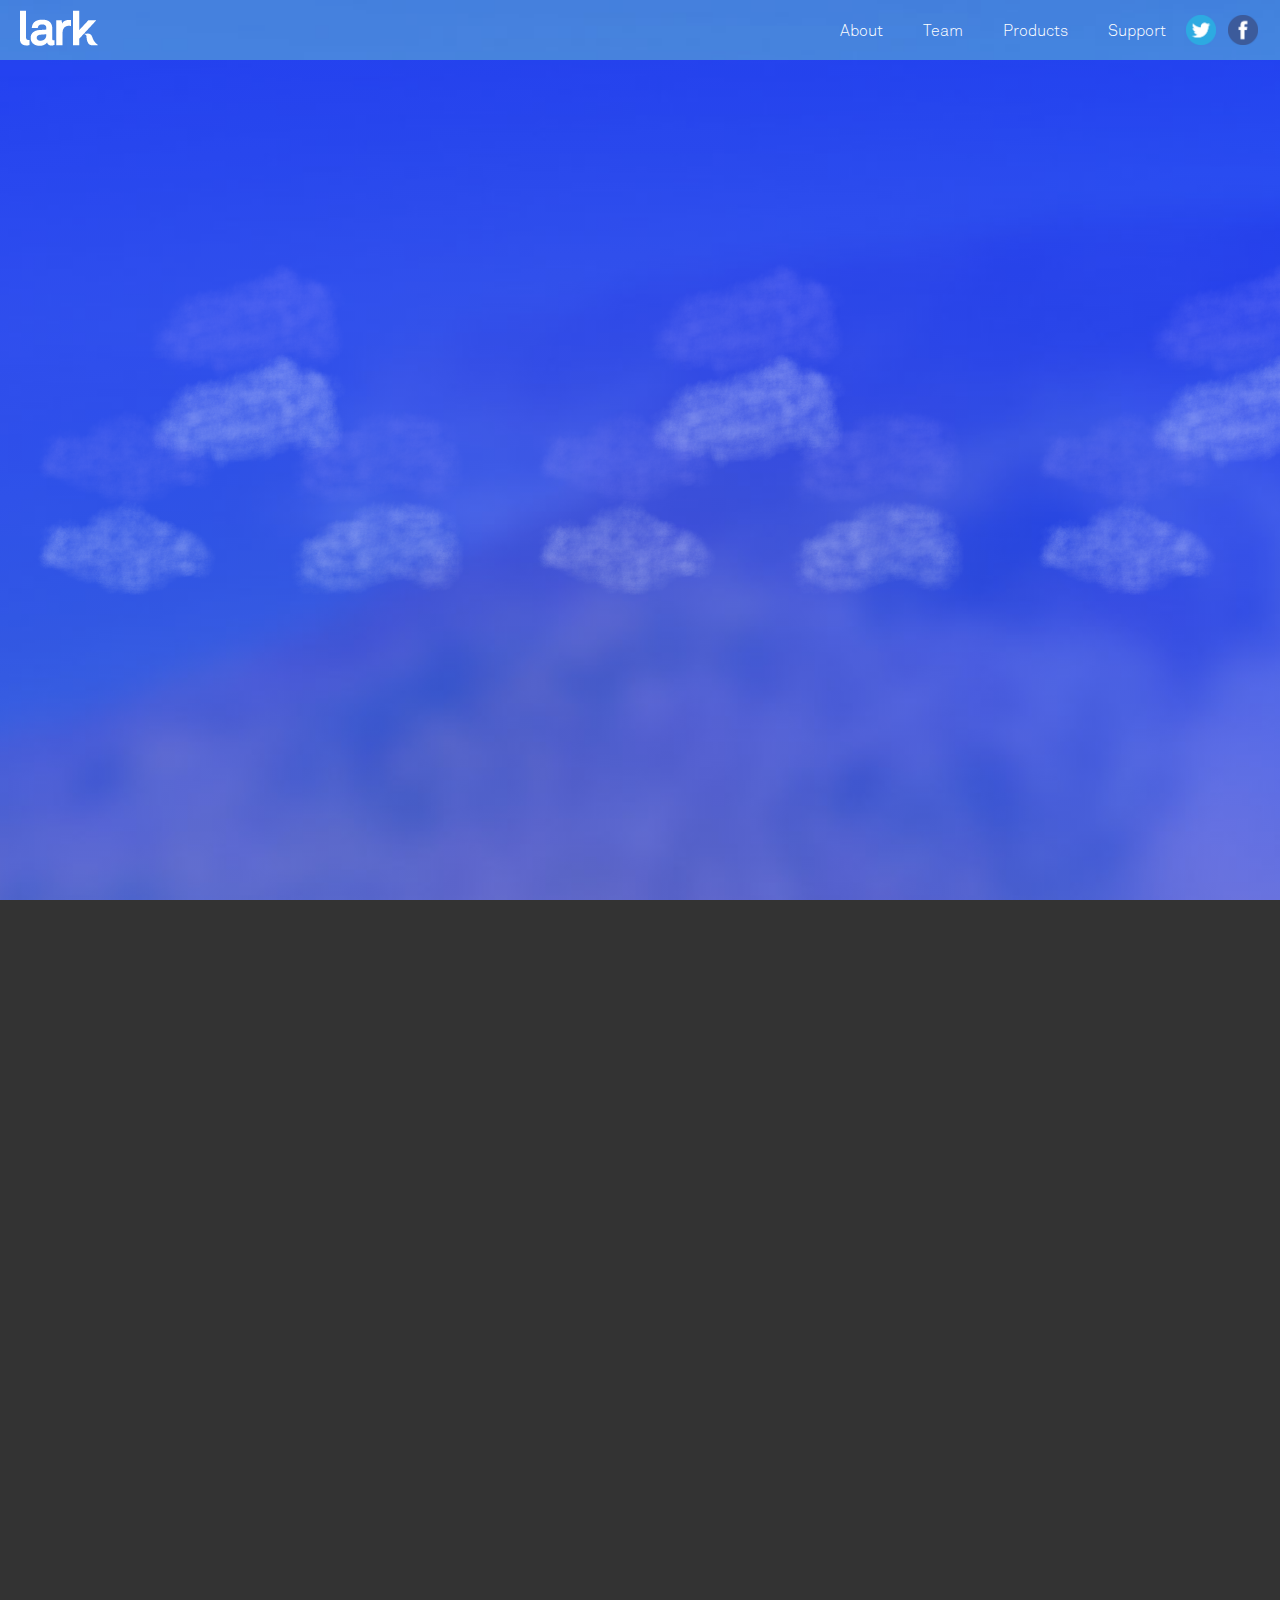
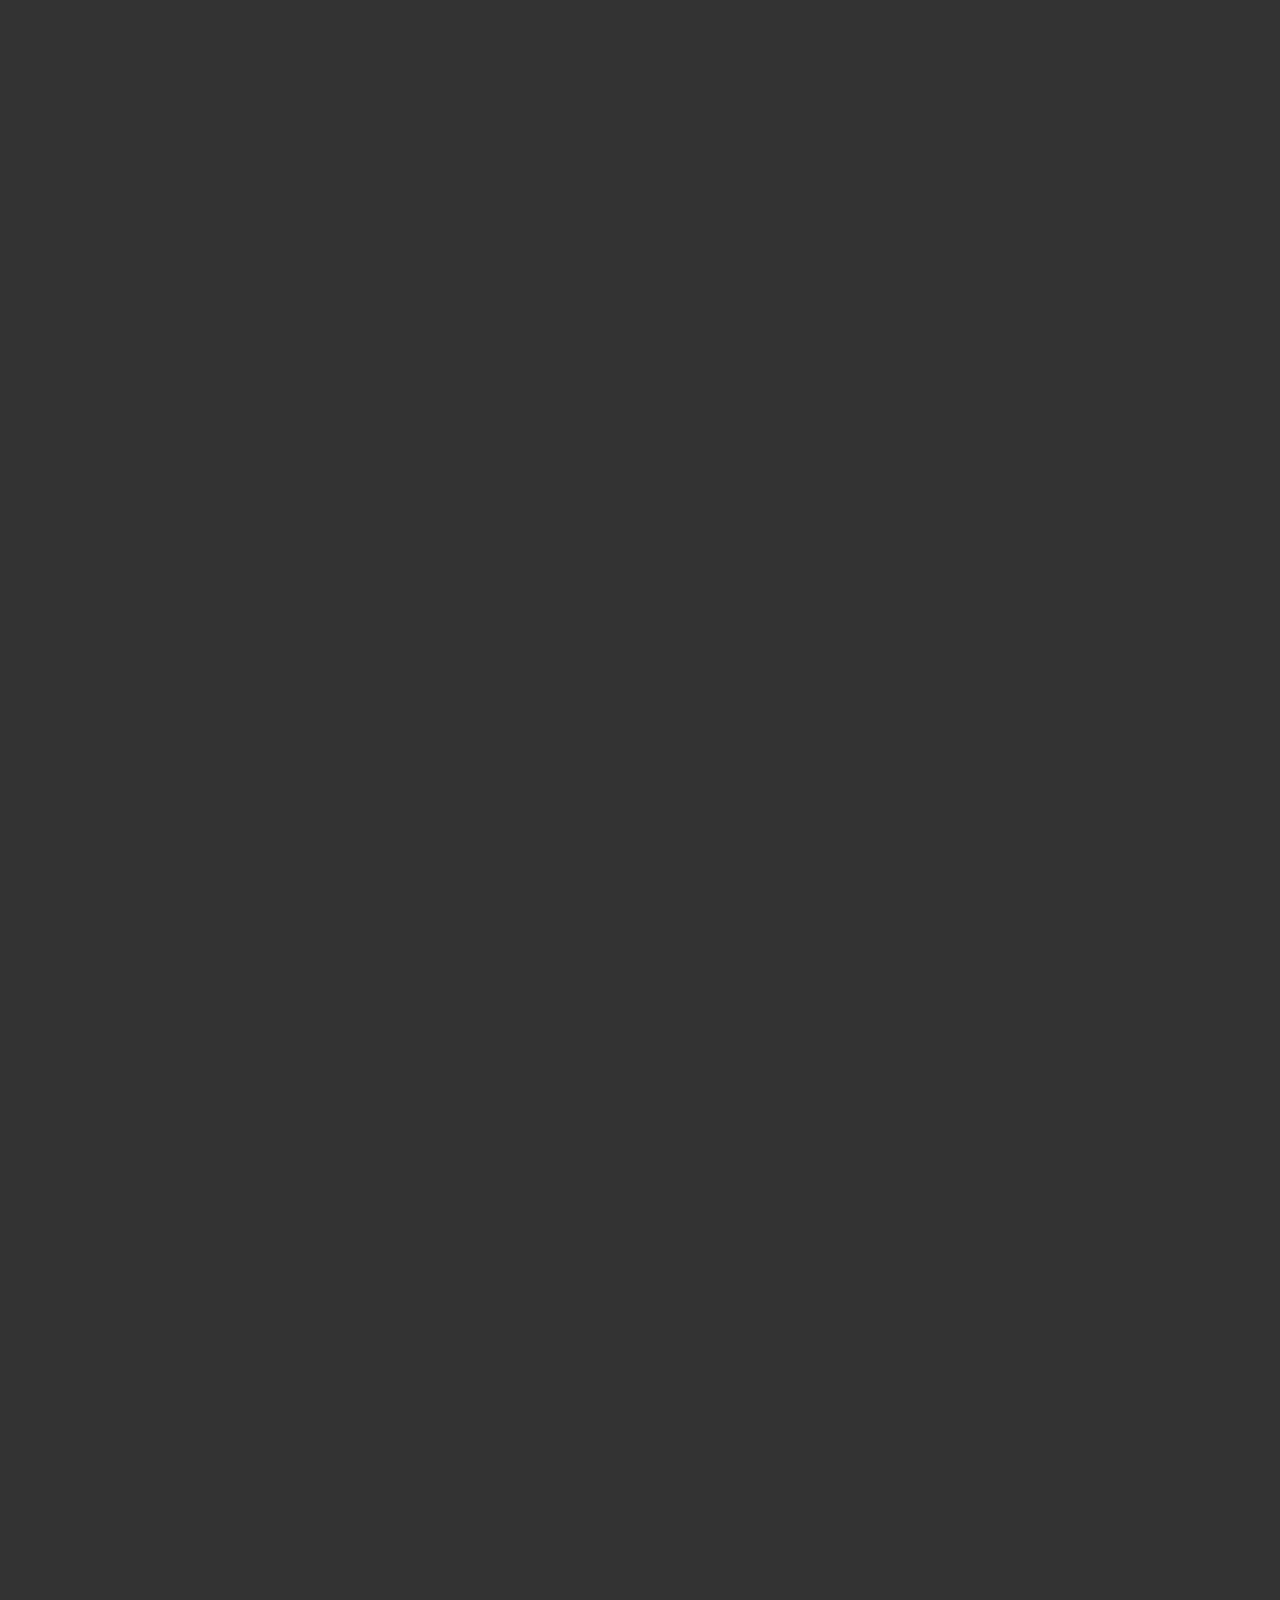
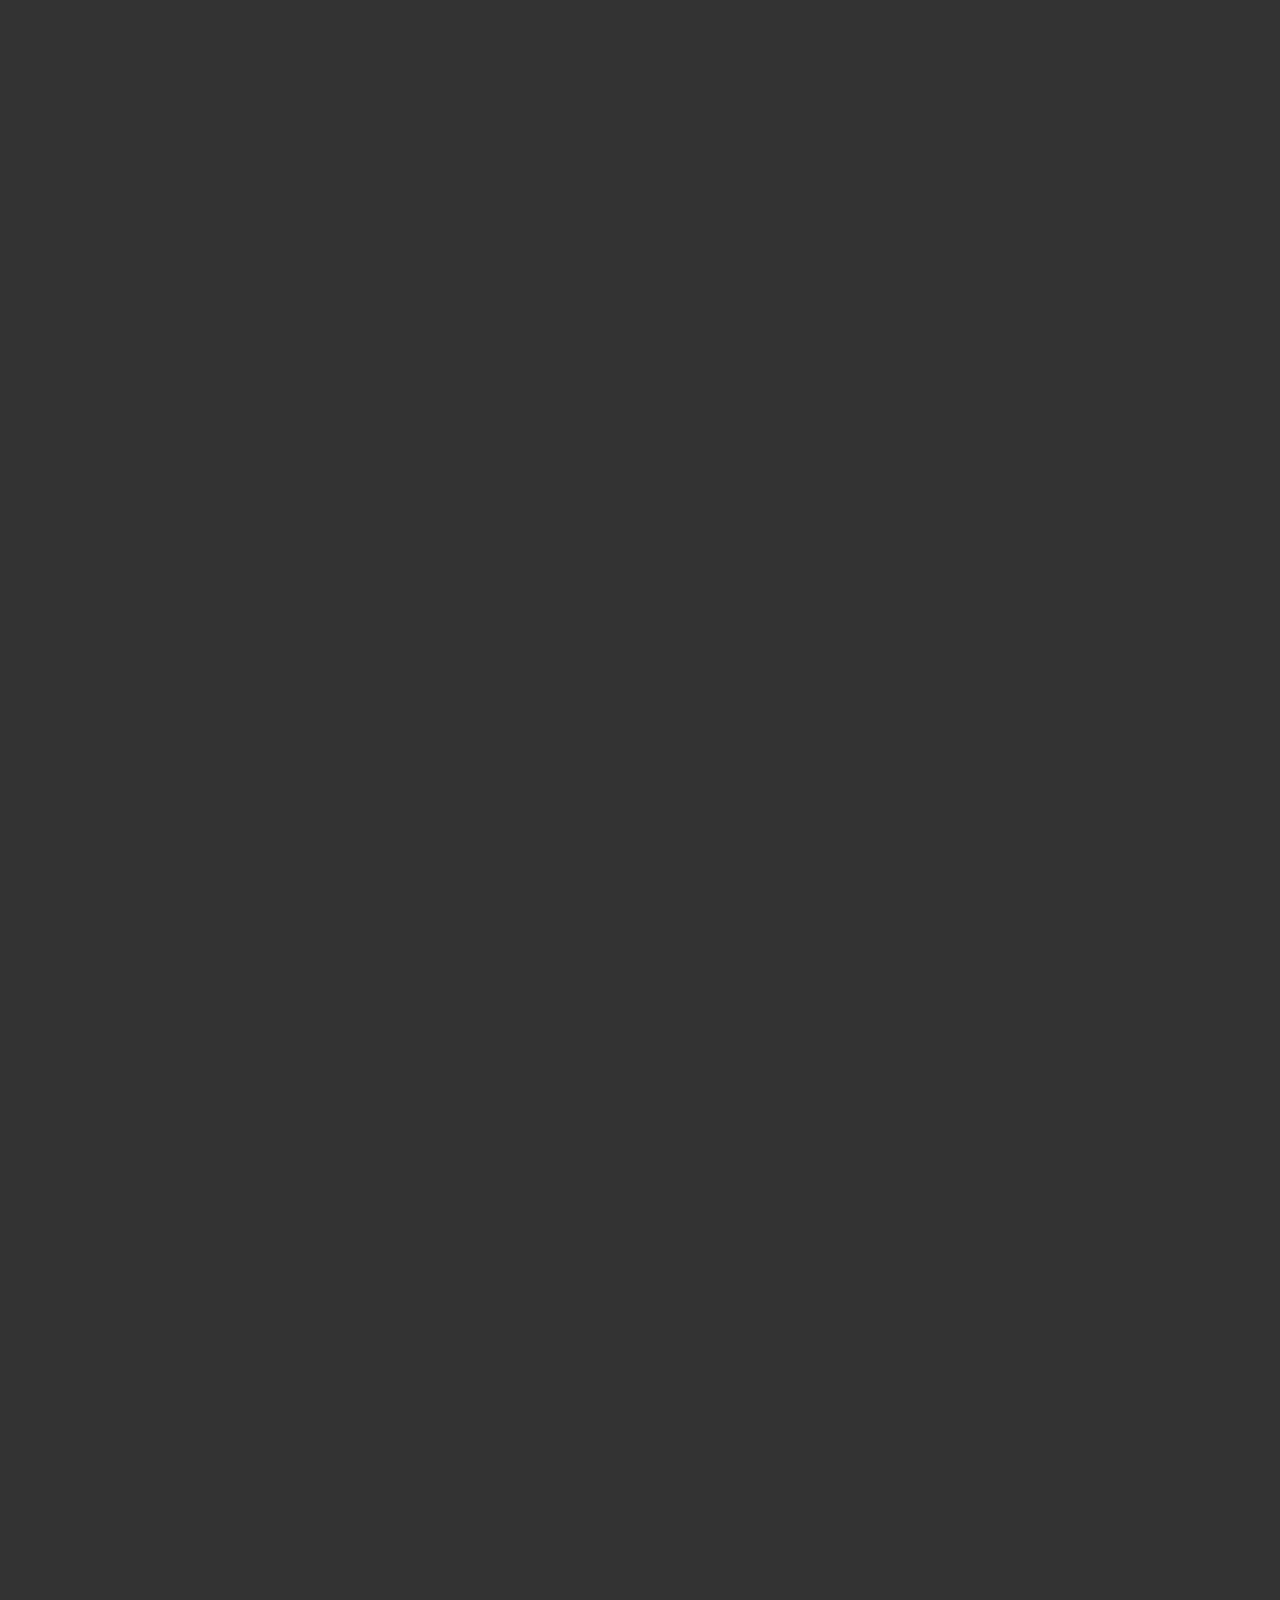
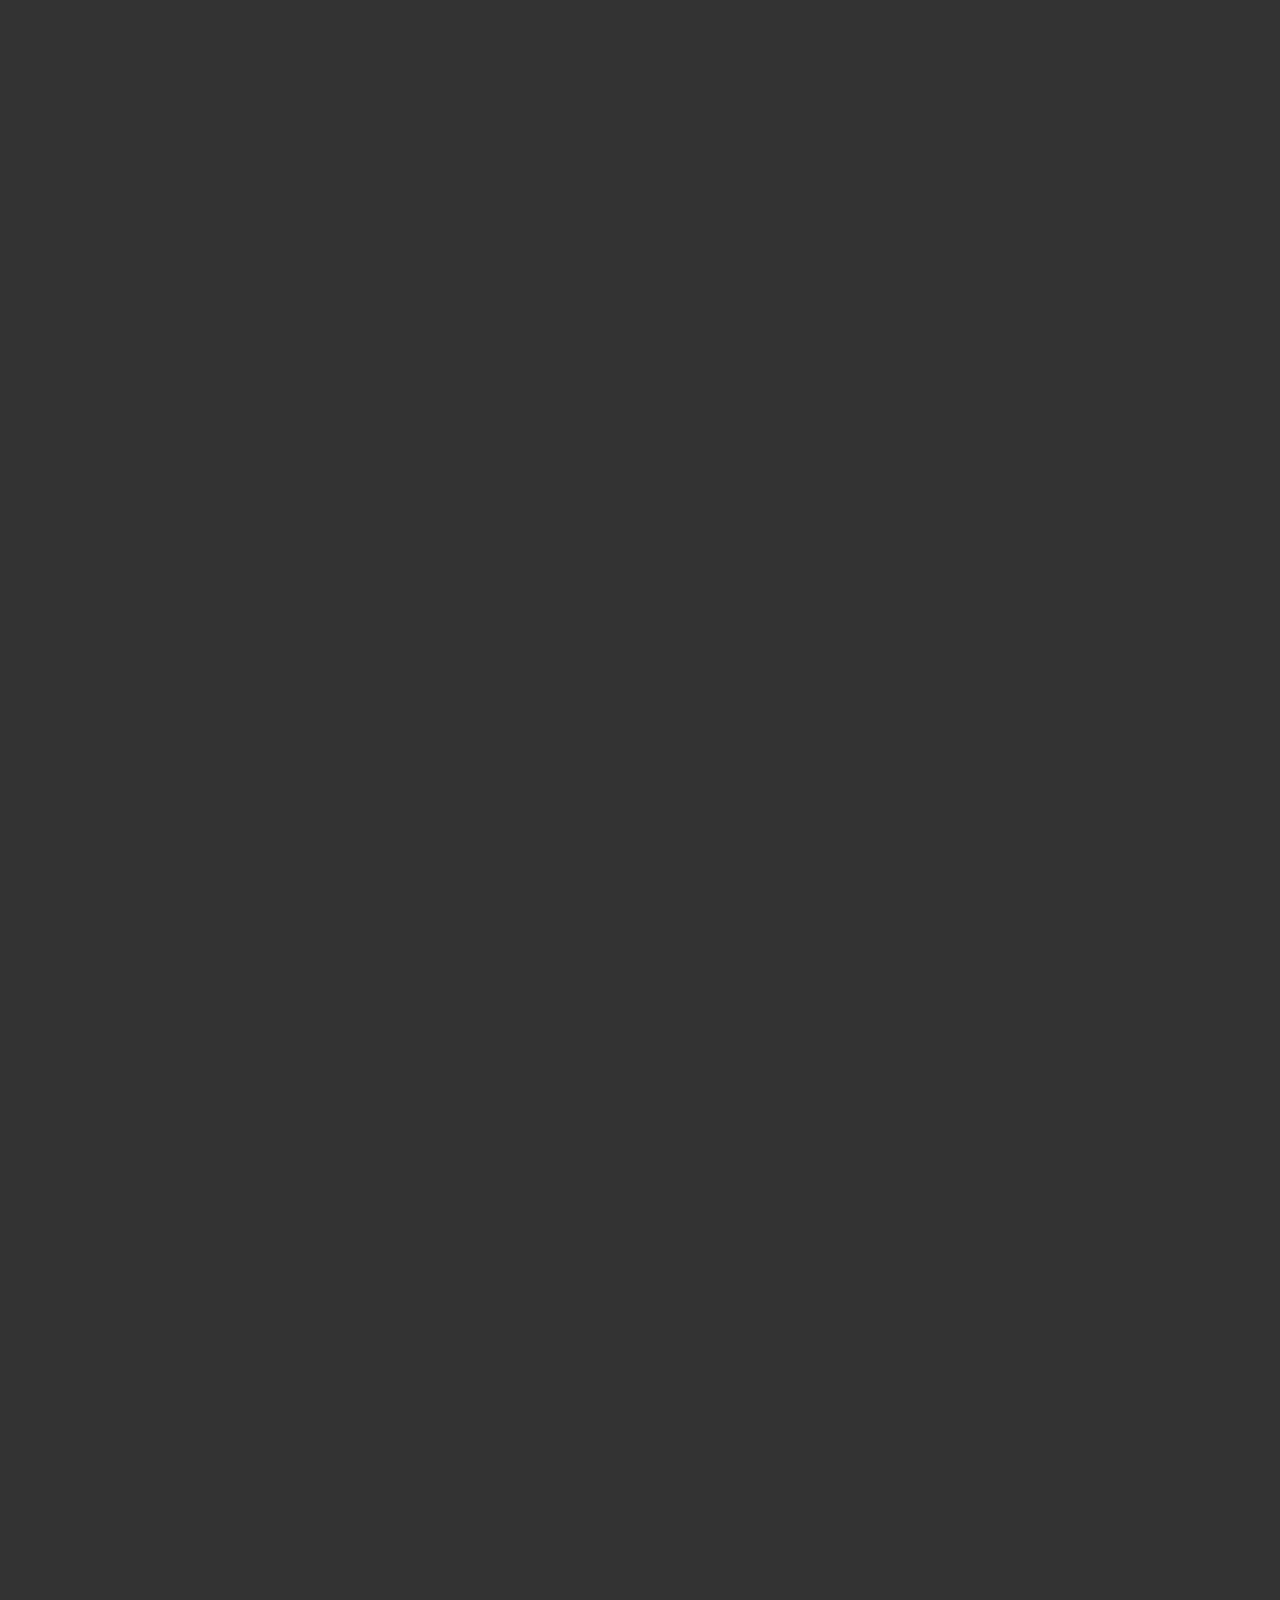
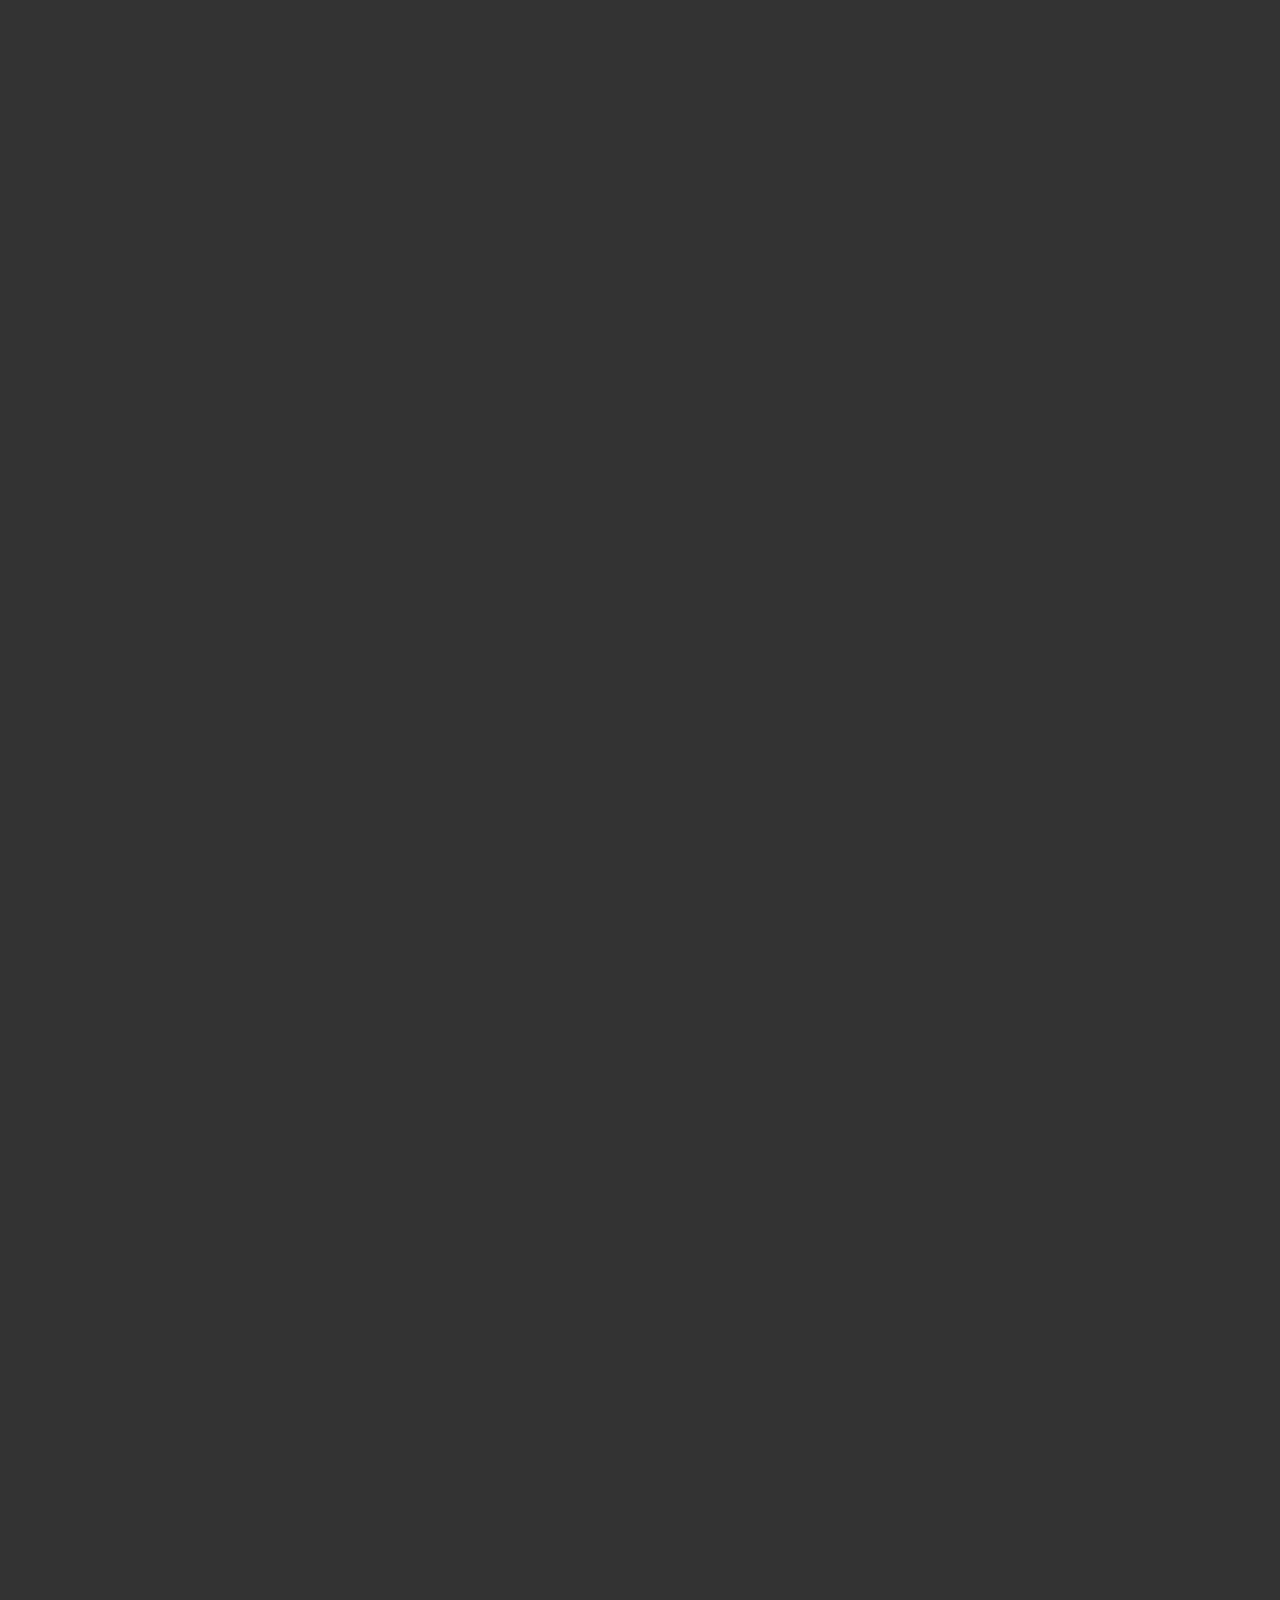
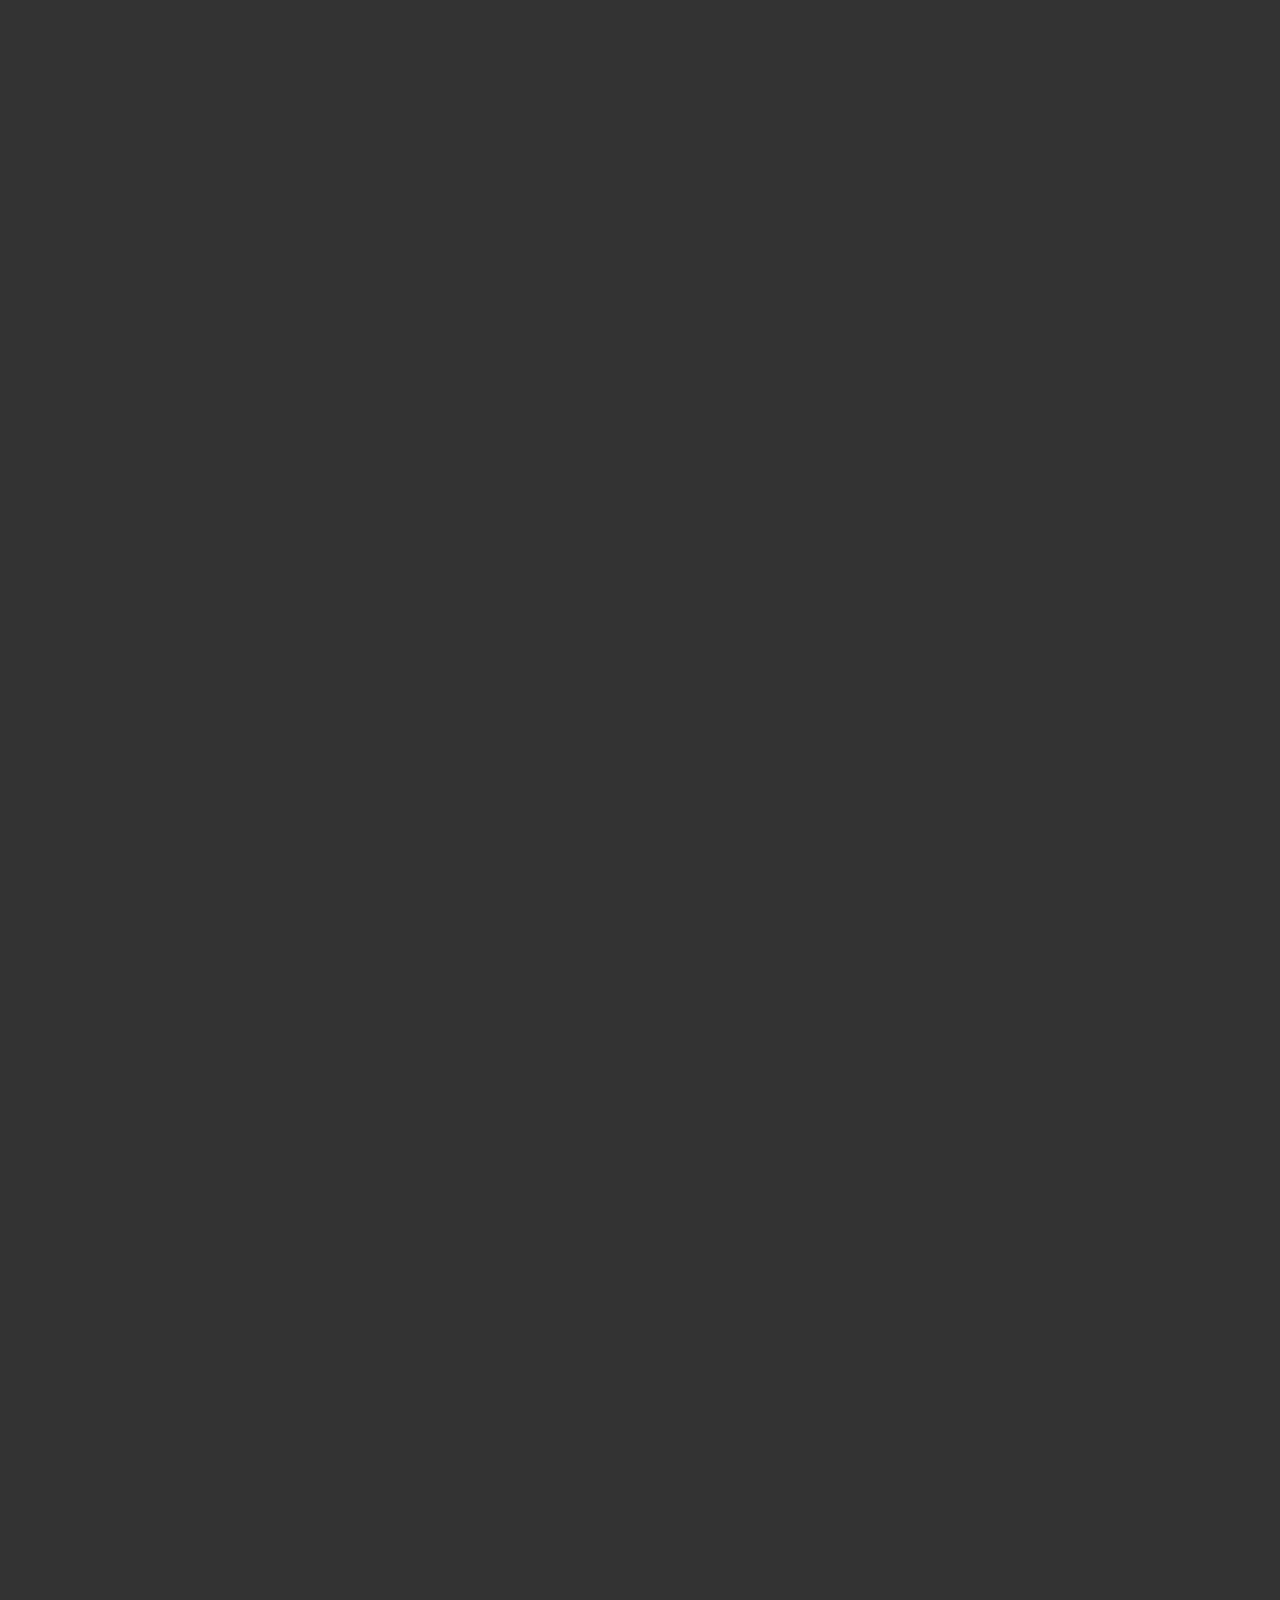
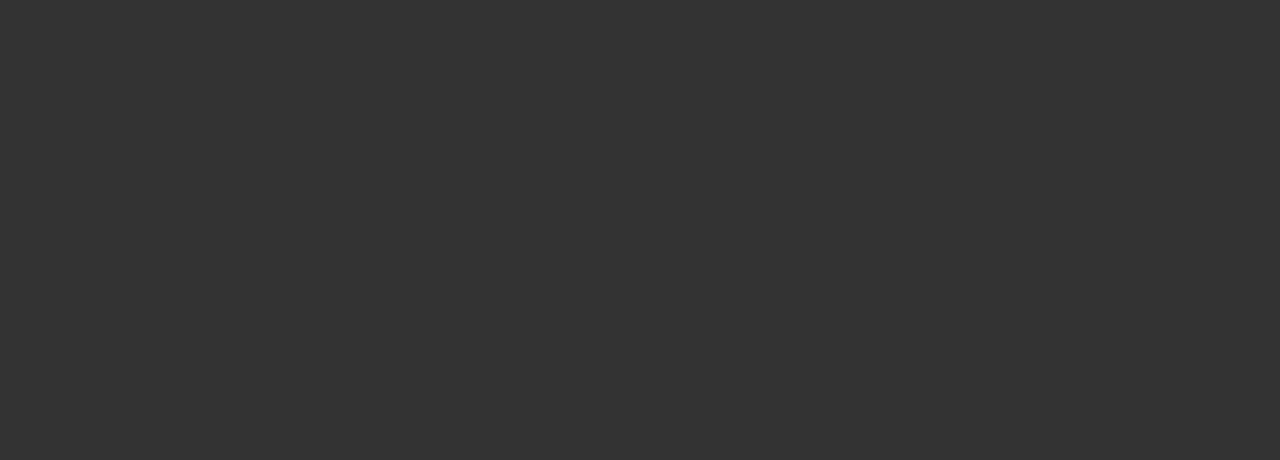
<file: index.html>
<!DOCTYPE html>
<html lang="en">
	<head>
		<meta charset="utf-8">
		<meta name="viewport" content="initial-scale=1.0">
		<meta name="apple-itunes-app" content="app-id=912530754">
		<meta name="description" content="Become a happier, healthier you! Using methods backed by years of research, get fitter, eat healthier, sleep better, and stress less in a way that is actually enjoyable.">
		<title>Lark</title>
		<script src='./js/jquery-min.js'></script>
		<script src='./js/cloud.js'></script>

		<script type="text/javascript">
			$.browser.device = (/android|webos|iphone|ipad|ipod|blackberry|iemobile|opera mini/i.test(navigator.userAgent.toLowerCase()));
			var isiPhone = /iphone/i.test(navigator.userAgent.toLowerCase());
			if (isiPhone) {
				window.location.replace("redirect.html");
			}
		</script>
		<link href="./css/standardize.css" rel="stylesheet" type="text/css" />
		<link href="./css/menu.css" rel="stylesheet" type="text/css" />
		<link href="./css/other.css" rel="stylesheet" type="text/css" />
		<link href="./css/styles.css" rel="stylesheet" type="text/css" />
		<link href="./css/onepage-scroll.css" rel="stylesheet" type="text/css" />

		<style>
			#nav-toggle span,
			#nav-toggle span:before,
			#nav-toggle span:after {
				background: #FFFFFF !important;
			}
		</style>
	</head>
	<body>
		<script>
			(function(i,s,o,g,r,a,m){i['GoogleAnalyticsObject']=r;i[r]=i[r]||function(){
				(i[r].q=i[r].q||[]).push(arguments)},i[r].l=1*new Date();a=s.createElement(o),
				m=s.getElementsByTagName(o)[0];a.async=1;a.src=g;m.parentNode.insertBefore(a,m)
			})(window,document,'script','//www.google-analytics.com/analytics.js','ga');

			ga('create', 'UA-52622603-1', 'auto');
			ga('send', 'pageview');
		</script>
		<!-- mobile header -->
		<ul id="menu">
			<li><a href="./products/lark-for-iphone">Lark for iPhone</a></li>
			<li><a href="./team/health-committee">Lark Health Committee</a></li>
			<!--<li class="no-display"><a href="./team/management-team">Management Team</a></li>-->
			<!--<li class="no-display"><a href="./team/careers">Careers</a></li>-->
			<!--<li class="no-display"><a href="./products/lark-activity-tracker">lark activity tracker</a></li>-->
			<li><a href="./about/press">Press</a></li>
			<!--<li class="no-display"><a href="http://blog.lark.com">Blog</a></li>-->
			<li><a class="social twitter" href="https://www.twitter.com/ourlark" target="_blank"><span class="twitter-text">Follow us</span></a></li>
			<li><a class="social facebook" href="https://www.facebook.com/ourLARK" target="_blank"><span class="facebook-text">Like us</span></a></li>
			<li><a href="http://support.lark.com/home">Support</a></li>
		</ul>
		<header id="nav-header">
			<div id="nav-toggle" href="#"><span></span></div>
		</header>
		<!-- end mobile header -->
		<div id="page" class="main">
			<!-- desktop header -->
			<div class="header center homepage">
				<a class="logo-white" href="#"></a>
				<div class="nav">
					<ul>
						<li><a href="#">About</a>
							<ul>
								<!--<li class="no-display"><a href="http://blog.lark.com">Blog</a></li>-->
								<li><a href="./about/press">Press</a></li>
							</ul>
						</li>
						<li><a href="#">Team</a>
							<ul>
								<li><a href="./team/health-committee">Lark Health Committee</a></li>
								<!--<li class="no-display"><a href="./team/management-team">Management Team</a></li>-->
								<!--<li class="no-display"><a href="./team/careers">Careers</a></li>-->
							</ul>
						</li>
						<li><a href="#">Products</a>
							<ul>
								<li><a href="./products/lark-for-iphone">Lark for iPhone</a></li>
								<!--<li class="no-display"><a href="./products/lark-activity-tracker">lark activity tracker</a></li>-->
							</ul>
						</li>
						<li><a href="http://support.lark.com/home">Support</a></li>
						<li><a class="social twitter" href="https://www.twitter.com/ourlark" target="_blank"><span class="twitter-text">Follow us</span></a></li>
						<li><a class="social facebook" href="https://www.facebook.com/ourLARK" target="_blank"><span class="facebook-text">Like us</span></a></li>
					</ul>
				</div>
			</div>
			<!-- end desktop header -->
			
			<div id="sunshine"></div>
			<div id="cloudy"></div>
			<div id="cloudy2"></div>
			<div id="convo-table" class="outer">
				
				<div id="convo-content" class="middle">
					<div id="welcome-msg-container" class="inner">
						<section id="welcome">
							<div id="welcome-msg" class="prompt-msg">
								<div class="lark-icon"></div>
								<p class="prompt">Hi there. It looks like you'd like to get healthier and happier. That right?<span id="blinking-cursor"></span></p>
								<div id="welcome-btns" class="convo-btns email-form-buttons">
									<input type="submit" value="Yeah" class="flat-button first-button yes-btn">
									<input type="submit" value="Not sure" class="flat-button no-btn">
								</div> <!-- closes buttons -->
							</div> <!-- closes msg -->
						</section>
					</div> <!-- ends #welcome-msg-container .inner -->
					
					<div id="moreInfo-msg-container" class="inner">
						<section id="moreInfo">
							
							<div id="moreInfoYes-msg" class="prompt-msg">
								<div class="lark-icon"></div>
								<p class="prompt">Great! Using your phone as a health sensor, lark texts with you about your <span id="blinking-cursor"></span><strong>exercise, sleep, eating, and stress</strong>. Interested?<span id="blinking-cursor"></span></p>
								<div id="moreInfoYes-btns" class="convo-btns email-form-buttons">
									<input type="submit" value="Sure" class="flat-button first-button yes-btn">
									<input type="submit" value="Tell me more" class="flat-button no-btn">
								</div>
							</div>
							
							<div id="moreInfoNo-msg" class="prompt-msg">
								<div class="lark-icon"></div>
								<p class="prompt">No worries. Studies have shown that the only way to get healthier in the long term is to do what makes you happy. Lark actually makes getting healthier really enjoyable.<span id="blinking-cursor"></span></p>
								<div id="moreInfoNo-btns" class="convo-btns email-form-buttons">
									<input type="submit" value="I'm listening..." class="flat-button first-button yes-btn">
									<input type="submit" value="Not buyin' it" class="flat-button no-btn">
								</div>
							</div>
							
						</section>
					</div> <!-- ends #moreInfo-msg-container .inner -->
					
					<div id="emailPrompt-msg-container" class="inner">
						<section id="emailPrompt">
							
							<div id="emailPromptA-msg" class="prompt-msg">
								<div class="lark-icon lark-first"></div>
								<p class="prompt prompt-first">Great! </p>
								
								<div class="lark-icon lark-second"></div>
								<p class="prompt prompt-second">What's your email? The lark app will be emailed to you. <strong>It's free.</strong> </p>
							</div>
							
							<div id="emailPromptB-msg" class="prompt-msg">
								<div class="lark-icon lark-first"></div>
								<p class="prompt prompt-first">Lark is designed by some of the top health experts from Harvard and Stanford, so you're in good hands.</p>
								
								<div class="lark-icon lark-second"></div>
								<p class="prompt prompt-second">What's your email? The lark app will be emailed to you. <strong>It's free.</strong></p>
							</div>
							
							<div id="emailPromptC-msg" class="prompt-msg">
								<div class="lark-icon lark-first"></div>
								<p class="prompt prompt-first">Give it a try. Download the lark app for <strong>free!</strong></p>
								
								<div class="lark-icon lark-second"></div>
								<p class="prompt prompt-second">Just need your email, so it can be sent to you. </p>
							</div>
							
							<div id="emailPromptD-msg" class="prompt-msg">
								<div class="lark-icon lark-first"></div>
								<p class="prompt prompt-first">Still not sure? The lark app is free, so try it today.</p>
								
								<div class="lark-icon lark-second"></div>
								<p class="prompt prompt-second">Just need your email, so it can be emailed to you.</p>
							</div>
							
							<div id="email-form" class="email-form-buttons"> <!-- .prompt-msg used for visibility css-->
								<form action="./appleEmail.php" class="convo-btns email-btn">
									<input class="_input" placeholder="example@email.com" name="email" type="email">
									<input id="submit-email" type="submit" value="Go!" class="flat-button first-button">
								</form>
							</div>
							
						</section>
					</div> <!-- ends #emailPrompt-msg-container .inner -->
					
					<div id="confirmation-msg-container" class="inner">
						<section id="confirmation">
							
							<div id="confirmation-msg" class="prompt-msg">
								<div class="lark-icon"></div>
								<p class="prompt">See you on your phone!<br /><br /><a href="https://itunes.apple.com/us/app/id912530754" target="itunes_store"></a></p>
							</div>
							
						</section>
					</div> <!-- ends #confirmation-msg-container .inner -->
					
				</div> <!-- ends #convo-content .middle -->
				
			</div> <!-- ends #convo-table .outer -->
			
		</div> <!-- ends #page .main -->
		
		<script src='./js/main.js'></script>
		<script src='./js/jquery.onepage-scroll.js'></script>
		<script src="./js/blinking-cursor.js"></script>
		<script src="./js/menu.js"></script>
		<script>
			document.querySelector( "#nav-toggle" ).addEventListener( "click", function() {
				this.classList.toggle( "active" );
			});
		</script>
	</body>
</html>
</file>
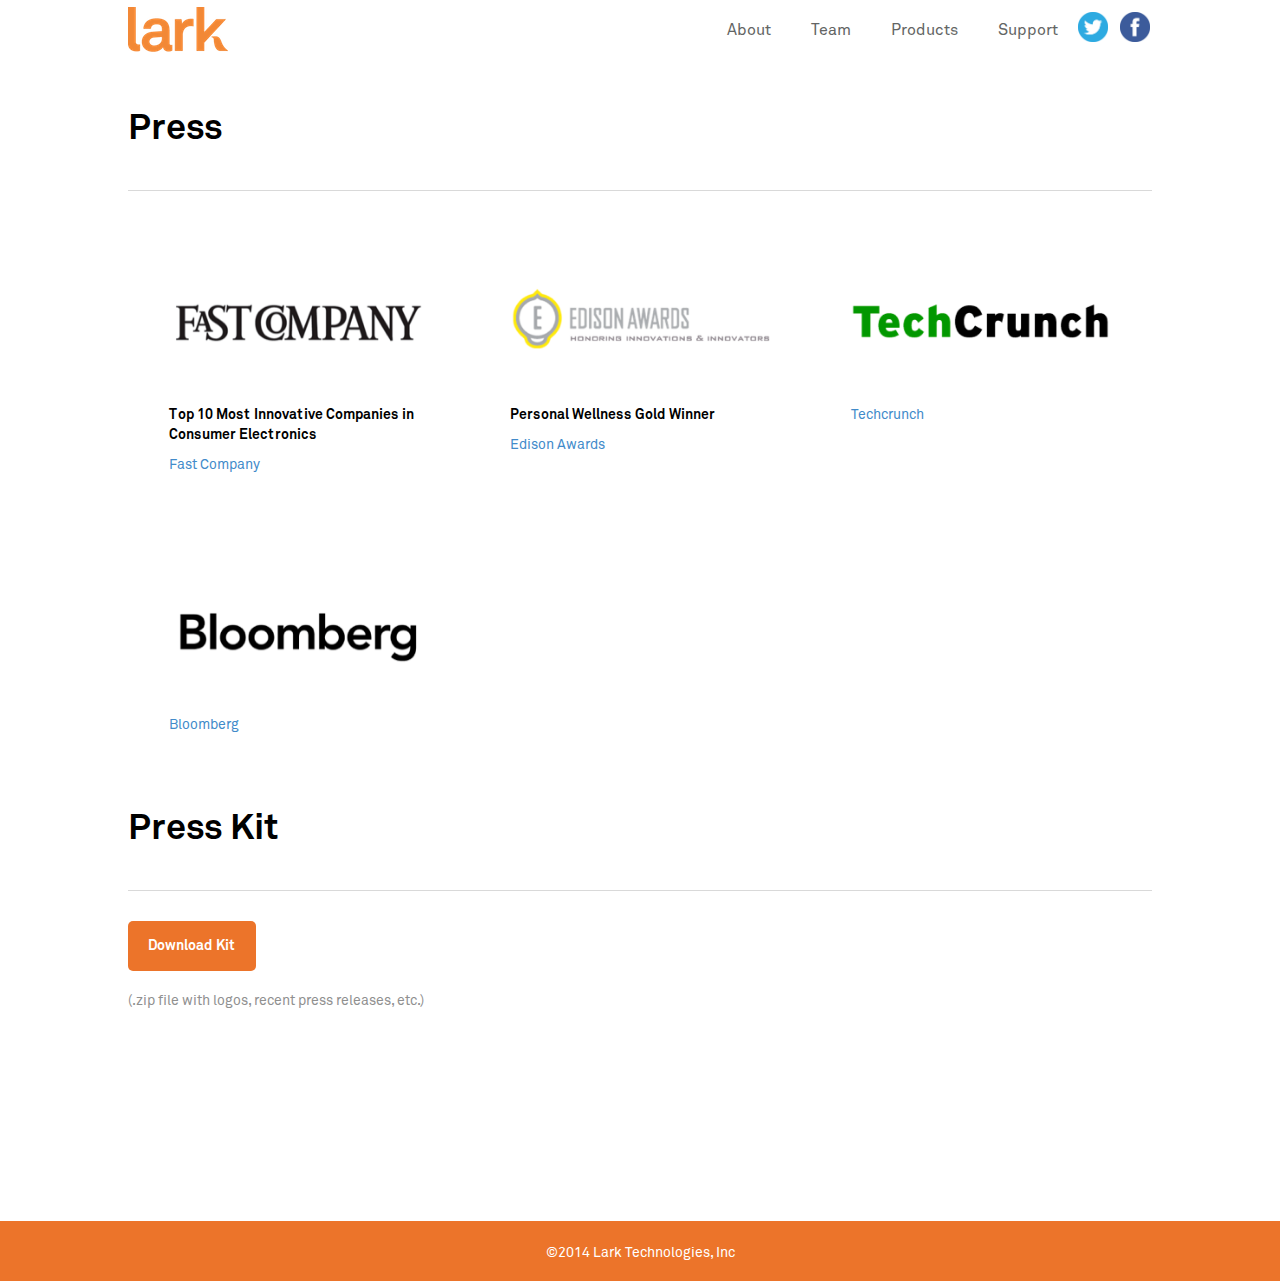
<file: about/press/index.html>
<!DOCTYPE html>
<html lang="en">
	<head>
		<meta charset="utf-8">
		<meta http-equiv="X-UA-Compatible" content="IE=edge">
		<meta name="viewport" content="width=device-width, initial-scale=1">
		<meta name="apple-itunes-app" content="app-id=912530754">
		<meta name="description" content="Lark's AI personal health coaching and wearable products have won multiple awards (Fast Company's 10 Most Innovative CE Companies in the World, Edison's Top Digital Health Innovation of 2013).">
		<title>Lark Press</title>
		
		<!-- Bootstrap -->
		<link href="../../css/bootstrap.min.css" rel="stylesheet" type="text/css" />
		<link href="../../css/menu.css" rel="stylesheet" type="text/css" />
		<link href="../../css/other.css" rel="stylesheet" type="text/css" />
	</head>
	<body>
		<script>
			(function(i,s,o,g,r,a,m){i['GoogleAnalyticsObject']=r;i[r]=i[r]||function(){
			(i[r].q=i[r].q||[]).push(arguments)},i[r].l=1*new Date();a=s.createElement(o),
			m=s.getElementsByTagName(o)[0];a.async=1;a.src=g;m.parentNode.insertBefore(a,m)
			})(window,document,'script','//www.google-analytics.com/analytics.js','ga');
			
			ga('create', 'UA-52622603-1', 'auto');
			ga('send', 'pageview');
			
		</script>
		<!-- mobile header -->
		<ul id="menu">
			<li><a href="../../products/lark-for-iphone">Lark for iPhone</a></li>
			<li><a href="../../team/health-committee">Lark Health Committee</a></li>
			<!--<li class="no-display"><a href="../../team/management-team">Management Team</a></li>-->
			<!--<li class="no-display"><a href="../../team/careers">Careers</a></li>-->
			<!--<li class="no-display"><a href="../../products/lark-activity-tracker">lark activity tracker</a></li>-->
			<li><a href="#">Press</a></li>
			<!--<li class="no-display"><a href="http://blog.lark.com">Blog</a></li>-->
			<li><a class="social twitter" href="https://www.twitter.com/ourlark" target="_blank"><span class="twitter-text">Follow us</span></a></li>
			<li><a class="social facebook" href="https://www.facebook.com/ourLARK" target="_blank"><span class="facebook-text">Like us</span></a></li>
			<li><a href="http://support.lark.com/home">Support</a></li>
		</ul>
		<header id="nav-header">
			<div id="nav-toggle" href="#"><span></span></div>
		</header>
		<!-- end mobile header -->
		<div id="page" class="other-page">
			<div class="container" id="main">
				<div class="row">
					<div class="col-md-12 col-sm-12">
						<!-- desktop header -->
						<div class="header maxwidth center">
							<a class="logo" href="../../index.html"></a>
							<div class="nav">
								<ul>
									<li><a href="#">About</a>
										<ul>
											<!--<li class="no-display"><a href="http://blog.lark.com">Blog</a></li>-->
											<li><a href="#">Press</a></li>
										</ul>
									</li>
									<li><a href="#">Team</a>
										<ul>
											<li><a href="../../team/health-committee">Lark Health Committee</a></li>
											<!--<li class="no-display"><a href="../../team/management-team">Management Team</a></li>-->
											<!--<li class="no-display"><a href="../../team/careers">Careers</a></li>-->
										</ul>
									<li><a href="#">Products</a>
										<ul>
											<li><a href="../../products/lark-for-iphone">Lark for iPhone</a></li>
											<!--<li class="no-display"><a href="../../products/lark-activity-tracker">lark activity tracker</a></li>-->
										</ul>
									</li>
									<li><a href="http://support.lark.com/home">Support</a></li>
									<li><a class="social twitter" href="https://www.twitter.com/ourlark" target="_blank"><span class="twitter-text">Follow us</span></a></li>
									<li><a class="social facebook" href="https://www.facebook.com/ourLARK" target="_blank"><span class="facebook-text">Like us</span></a></li>
								</ul>
							</div>
						</div>
						<!-- end desktop header -->
					</div>
				</div>
				<!-- Press Mentions -->
				<div class="row press-row maxwidth center">
					<div class="press center">
						<h1>Press</h1>
					</div>
				</div>
				<!-- row one -->
				<div class="row maxwidth presses center">
					<div class="col-md-4 col-sm-6 col-xs-12">
						<div class="press-item">
							<div class="press-image">
								<a href="http://www.fastcompany.com/3017422/most-innovative-companies-2012/most-innovative-companies-2012-industries-top-10-consumer-ele" target="_blank"><img src="../../images/fast-company.png" width="260px" alt="Fast Company Logo" /></a>
							</div>
							<div class="press-description">
								<p class="quote">Top 10 Most Innovative Companies in Consumer Electronics</p>
								<p class="link"><a href="http://www.fastcompany.com/3017422/most-innovative-companies-2012/most-innovative-companies-2012-industries-top-10-consumer-ele" target="_blank">Fast Company</a></p>
							</div>
						</div>
					</div>
					<div class="col-md-4 col-sm-6 col-xs-12">
						<div class="press-item">
							<div class="press-image">
								<a href="http://www.edisonawards.com/winners2013.php" target="_blank"><img src="../../images/edison-awards.png" width="260px" alt="Edison Awards Logo" /></a>
							</div>
							<div class="press-description">
								<p class="quote">Personal Wellness Gold Winner</p>
								<p class="link"><a href="http://www.edisonawards.com/winners2013.php" target="_blank">Edison Awards</a></p>
							</div>
						</div>
					</div>
					<div class="col-md-4 col-sm-6 col-xs-12">
						<div class="press-item">
							<div class="press-image">
								<a href="http://techcrunch.com/2014/04/11/lark-samsung-galaxy-s5/" target="_blank"><img src="../../images/techcrunch.png" width="260px" alt="TechCrunch Logo" /></a>
							</div>
							<div class="press-description">
								<p class="no-quote"></p>
								<p class="link"><a href="http://techcrunch.com/2014/04/11/lark-samsung-galaxy-s5/" target="_blank">Techcrunch</a></p>
							</div>
						</div>
					</div>
				</div>
				<!-- row two -->
				<div class="row maxwidth presses center">
					<div class="col-md-4 col-sm-6 col-xs-12">
						<div class="press-item">
							<div class="press-image">
								<a href="http://www.businessweek.com/videos/2014-04-11/why-samsung-s-galaxy-s5-is-focused-on-fitness" target="_blank"><img src="../../images/bloomberg.png" width="260px" alt="Bloomberg Logo" /></a>
							</div>
							<div class="press-description">
								<p class="no-quote"></p>
								<p class="link"><a href="http://www.businessweek.com/videos/2014-04-11/why-samsung-s-galaxy-s5-is-focused-on-fitness" target="_blank">Bloomberg</a></p>
							</div>
						</div>
					</div>
				</div>
				<!-- Press Kit -->
				<div class="row press-row maxwidth center">
					<div class="press center">
						<h1>Press Kit</h1>
					</div>
				</div>
				<div class="row maxwidth center presses-kit">
					<a class="press-kit" href="../../downloads/lark-press-kit.zip" target="_blank" download>Download Kit</a>
					<p>(.zip file with logos, recent press releases, etc.)</p>
				</div>
			</div>
			<div class="container-fluid" id="footer">
				<div class="row">
					<div class="col-md-12 col-sm-12 col-xs-12 footer-style center">
						&copy;2014 Lark Technologies, Inc
					</div>
				</div>
			</div>
		</div>
		<script src='../../js/jquery-min.js'></script>
		<script src="../../js/menu.js"></script>
		<script>
			document.querySelector( "#nav-toggle" ).addEventListener( "click", function() {
				this.classList.toggle( "active" );
			});
		</script>
	</body>
</html>
</file>
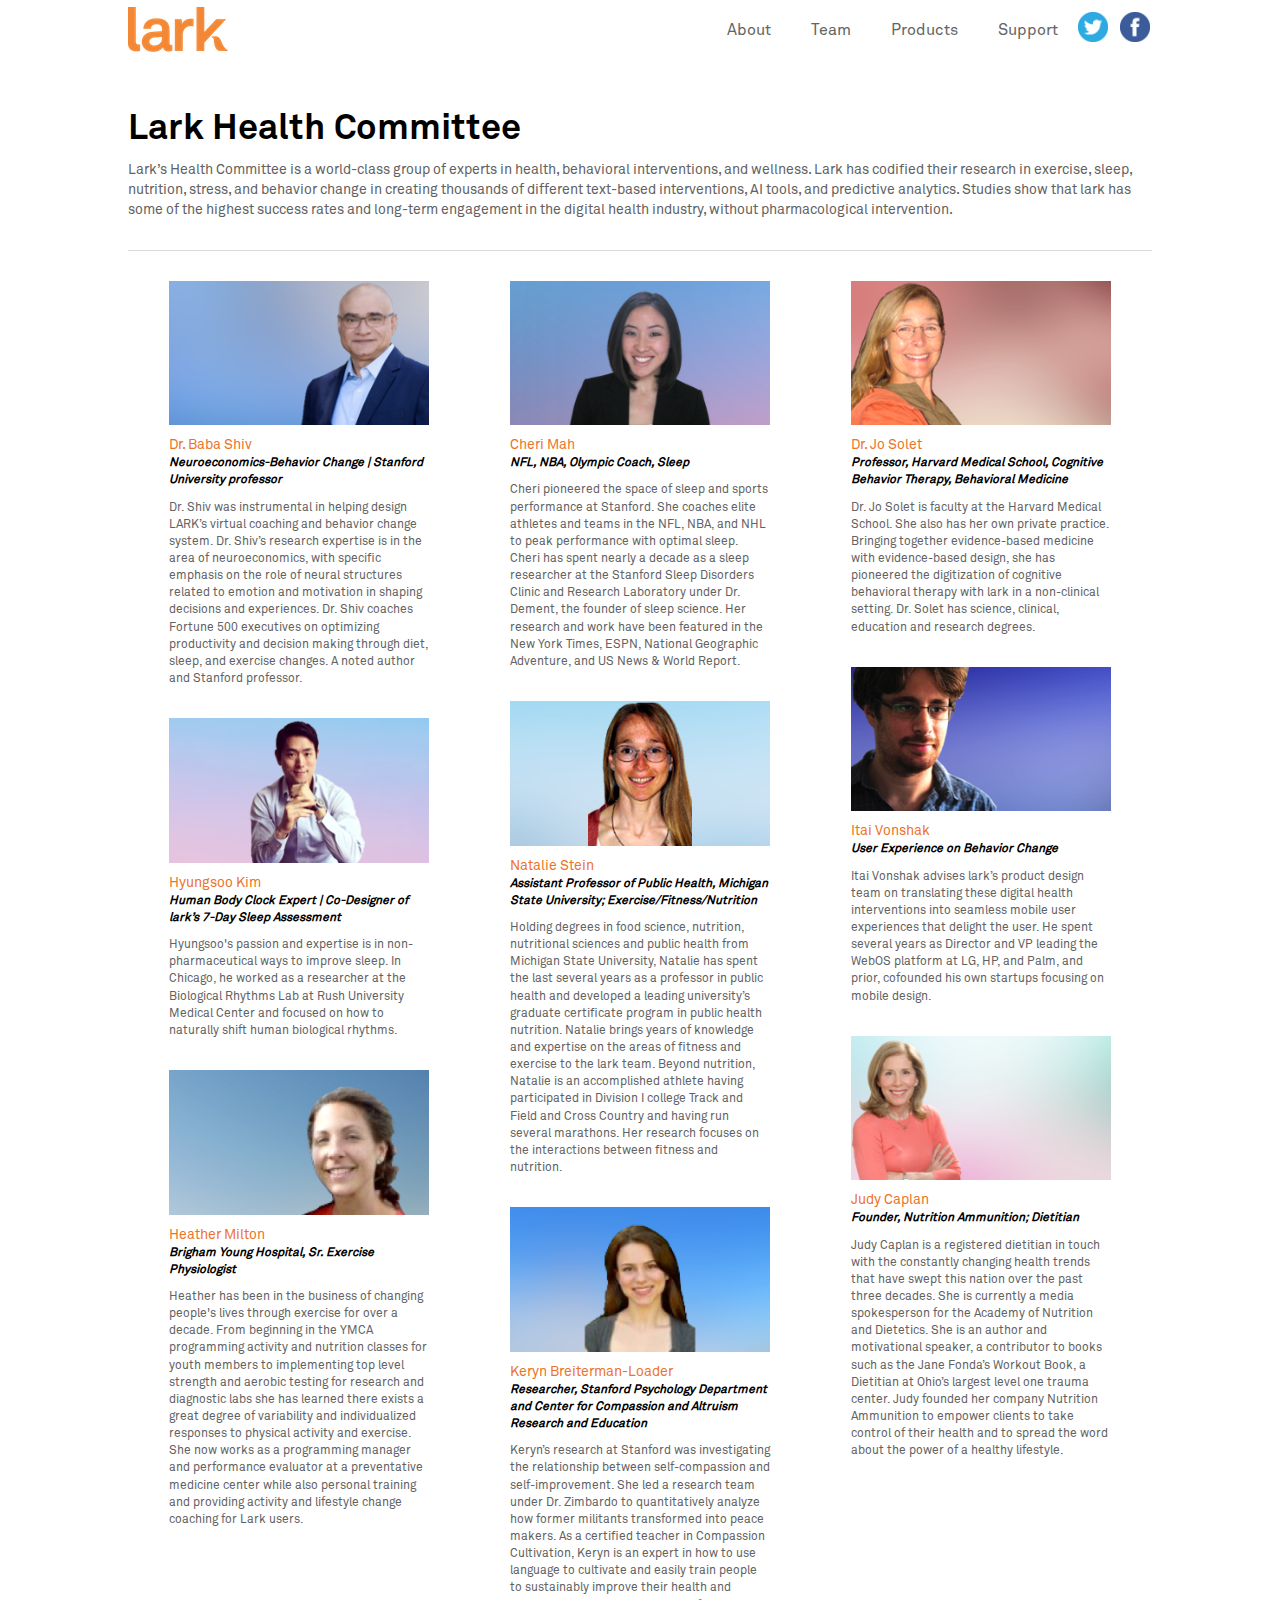
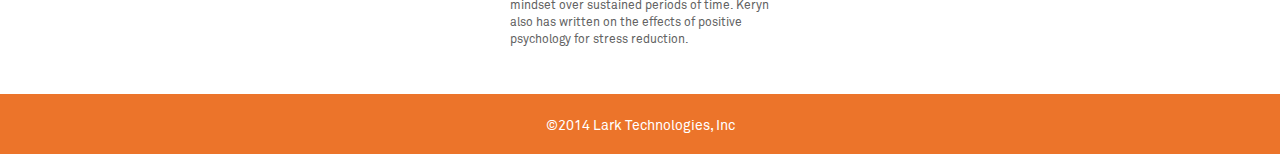
<file: team/health-committee/index.html>
<!DOCTYPE html>
<html lang="en">
	<head>
		<meta charset="utf-8">
		<meta http-equiv="X-UA-Compatible" content="IE=edge">
		<meta name="viewport" content="width=device-width, initial-scale=1">
		<meta name="apple-itunes-app" content="app-id=912530754">
		<meta name="description" content="The Lark Health Committee is composed of leading experts from Stanford and Harvard, and data from the Internet of Things.">
		<title>Lark Health Committee</title>
		
		<!-- Bootstrap -->
		<link href="../../css/bootstrap.min.css" rel="stylesheet" type="text/css" />
		<link href="../../css/menu.css" rel="stylesheet" type="text/css" />
		<link href="../../css/other.css" rel="stylesheet" type="text/css" />
	</head>
	<body>
		<script>
			(function(i,s,o,g,r,a,m){i['GoogleAnalyticsObject']=r;i[r]=i[r]||function(){
			(i[r].q=i[r].q||[]).push(arguments)},i[r].l=1*new Date();a=s.createElement(o),
			m=s.getElementsByTagName(o)[0];a.async=1;a.src=g;m.parentNode.insertBefore(a,m)
			})(window,document,'script','//www.google-analytics.com/analytics.js','ga');
			
			ga('create', 'UA-52622603-1', 'auto');
			ga('send', 'pageview');
			
		</script>
		<!-- mobile header -->
		<ul id="menu">
			<li><a href="../../products/lark-for-iphone">Lark for iPhone</a></li>
			<li><a href="#">Lark Health Committee</a></li>
			<!--<li class="no-display"><a href="../management-team">Management Team</a></li>-->
			<!--<li class="no-display"><a href="../careers">Careers</a></li>-->
			<!--<li class="no-display"><a href="../../products/lark-activity-tracker">lark activity tracker</a></li>-->
			<li><a href="../../about/press">Press</a></li>
			<!--<li class="no-display"><a href="http://blog.lark.com">Blog</a></li>-->
			<li><a class="social twitter" href="https://www.twitter.com/ourlark" target="_blank"><span class="twitter-text">Follow us</span></a></li>
			<li><a class="social facebook" href="https://www.facebook.com/ourLARK" target="_blank"><span class="facebook-text">Like us</span></a></li>
			<li><a href="http://support.lark.com/home">Support</a></li>
		</ul>
		<header id="nav-header">
			<div id="nav-toggle" href="#"><span></span></div>
		</header>
		<!-- end mobile header -->
		<div id="page" class="other-page">
			<div class="container" id="main">
				<div class="row">
					<div class="col-md-12 col-sm-12">
						<!-- desktop header -->
						<div class="header maxwidth center">
							<a class="logo" href="../../index.html"></a>
							<div class="nav">
								<ul>
									<li><a href="#">About</a>
										<ul>
											<!--<li class="no-display"><a href="http://blog.lark.com">Blog</a></li>-->
											<li><a href="../../about/press">Press</a></li>
										</ul>
									</li>
									<li><a href="#">Team</a>
										<ul>
											<li><a href="#">Lark Health Committee</a></li>
											<!--<li class="no-display"><a href="../management-team">Management Team</a></li>-->
											<!--<li class="no-display"><a href="../careers">Careers</a></li>-->
										</ul>
									<li><a href="#">Products</a>
										<ul>
											<li><a href="../../products/lark-for-iphone">Lark for iPhone</a></li>
											<!--<li class="no-display"><a href="../../products/lark-activity-tracker">lark activity tracker</a></li>-->
										</ul>
									</li>
									<li><a href="http://support.lark.com/home">Support</a></li>
									<li><a class="social twitter" href="https://www.twitter.com/ourlark" target="_blank"><span class="twitter-text">Follow us</span></a></li>
									<li><a class="social facebook" href="https://www.facebook.com/ourLARK target="_blank""><span class="facebook-text">Like us</span></a></li>
								</ul>
							</div>
						</div>
						<!-- end desktop header -->
					</div>
				</div>
				<div class="row description-row maxwidth center">
					<div class="description mobile-description center">
						<h1>Lark Health Committee</h1>
						<p>Lark’s Health Committee is a world-class group of experts in health, behavioral interventions, and wellness. Lark has codified their research in exercise, sleep, nutrition, stress, and behavior change in creating thousands of different text-based interventions, AI tools, and predictive analytics. Studies show that lark has some of the highest success rates and long-term engagement in the digital health industry, without pharmacological intervention.</p>
	
					</div>
				</div>
				<div class="row members center maxwidth">
					<div class="col-md-4 col-sm-6 col-xs-12">
						<div class="committee-member">
							<div class="member-image">
								<img src="../../images/baba-shiv.png" width="260px" alt="Dr. Baba Shiv" />
							</div>
							<div class="member-description">
								<p class="member-name">Dr. Baba Shiv</p>
								<p class="member-title">Neuroeconomics-Behavior Change &#124; Stanford University professor</p>
								<p class="member-bio">Dr. Shiv was instrumental in helping design LARK’s virtual coaching and behavior change system. Dr. Shiv’s research expertise is in the area of neuroeconomics, with specific emphasis on the role of neural structures related to emotion and motivation in shaping decisions and experiences. Dr. Shiv coaches Fortune 500 executives on optimizing productivity and decision making through diet, sleep, and exercise changes. A noted author and Stanford professor.</p>
							</div>
						</div>
						<div class="committee-member">
							<div class="member-image">
								<img src="../../images/hyungsoo-kim.png" width="260px" alt="Hyungsoo Kim" />
							</div>
							<div class="member-description">
								<p class="member-name">Hyungsoo Kim</p>
								<p class="member-title">Human Body Clock Expert &#124; Co-Designer of lark’s 7-Day Sleep Assessment</p>
								<p class="member-bio">Hyungsoo's passion and expertise is in non-pharmaceutical ways to improve sleep. In Chicago, he worked as a researcher at the Biological Rhythms Lab at Rush University Medical Center and focused on how to naturally shift human biological rhythms.</p>
							</div>
						</div>
						<div class="committee-member">
							<div class="member-image">
								<img src="../../images/heather-milton.png" width="260px" alt="Heather Milton" />
							</div>
							<div class="member-description">
								<p class="member-name">Heather Milton</p>
								<p class="member-title">Brigham Young Hospital, Sr. Exercise Physiologist</p>
								<p class="member-bio">Heather has been in the business of changing people's lives through exercise for over a decade.  From beginning in the YMCA programming activity and nutrition classes for youth members to implementing top level strength and aerobic testing for research and diagnostic labs she has learned there exists a great degree of variability and individualized responses to physical activity and exercise. She now works as a programming manager and performance evaluator at a preventative medicine center while also personal training and providing activity and lifestyle change coaching for Lark users.</p>
							</div>
						</div>
					</div>
					
					<div class="col-md-4 col-sm-6 col-xs-12">
						<div class="committee-member">
							<div class="member-image">
								<img src="../../images/cheri-mah.png" width="260px" alt="Cheri Mah" />
							</div>
							<div class="member-description">
								<p class="member-name">Cheri Mah</p>
								<p class="member-title">NFL, NBA, Olympic Coach, Sleep</p>
								<p class="member-bio">Cheri pioneered the space of sleep and sports performance at Stanford. She coaches elite athletes and teams in the NFL, NBA, and NHL to peak performance with optimal sleep. Cheri has spent nearly a decade as a sleep researcher at the Stanford Sleep Disorders Clinic and Research Laboratory under Dr. Dement, the founder of sleep science. Her research and work have been featured in the New York Times, ESPN, National Geographic Adventure, and US News &amp; World Report.</p>
							</div>
						</div>
						<div class="committee-member">
							<div class="member-image">
								<img src="../../images/natalie-stein.png" width="260px" alt="Natalie Stein" />
							</div>
							<div class="member-description">
								<p class="member-name">Natalie Stein</p>
								<p class="member-title">Assistant Professor of Public Health, Michigan State University; Exercise/Fitness/Nutrition</p>
								<p class="member-bio">Holding degrees in food science, nutrition, nutritional sciences and public health from Michigan State University, Natalie has spent the last several years as a professor in public health and developed a leading university’s graduate certificate program in public health nutrition. Natalie brings years of knowledge and expertise on the areas of fitness and exercise to the lark team. Beyond nutrition, Natalie is an accomplished athlete having participated in Division I college Track and Field and Cross Country and having run several marathons. Her research focuses on the interactions between fitness and nutrition.</p>
							</div>
						</div>
						<div class="committee-member">
							<div class="member-image">
								<img src="../../images/keryn-breiterman-loader.png" width="260px" alt="Keryn Breiterman-Loader" />
							</div>
							<div class="member-description">
								<p class="member-name">Keryn Breiterman-Loader</p>
								<p class="member-title">Researcher, Stanford Psychology Department and Center for Compassion and Altruism Research and Education</p>
								<p class="member-bio">Keryn’s research at Stanford was investigating the relationship between self-compassion and self-improvement. She led a research team under Dr. Zimbardo to quantitatively analyze how former militants transformed into peace makers. As a certified teacher in Compassion Cultivation, Keryn is an expert in how to use language to cultivate and easily train people to sustainably improve their health and mindset over sustained periods of time. Keryn also has written on the effects of positive psychology for stress reduction.</p>
							</div>
						</div>
					</div>
					
					<div class="col-md-4 col-sm-6 col-xs-12">
						<div class="committee-member">
							<div class="member-image">
								<img src="../../images/jo-solet.png" width="260px" alt="Dr. Jo Solet" />
							</div>
							<div class="member-description">
								<p class="member-name">Dr. Jo Solet</p>
								<p class="member-title">Professor, Harvard Medical School, Cognitive Behavior Therapy, Behavioral Medicine</p>
								<p class="member-bio">Dr. Jo Solet is faculty at the Harvard Medical School. She also has her own private practice. Bringing together evidence-based medicine with evidence-based design, she has pioneered the digitization of cognitive behavioral therapy with lark in a non-clinical setting. Dr. Solet has science, clinical, education and research degrees.</p>
							</div>
						</div>
						<div class="committee-member">
							<div class="member-image">
								<img src="../../images/itai-vonshak.png" width="260px" alt="Itai Vonshak" />
							</div>
							<div class="member-description">
								<p class="member-name">Itai Vonshak</p>
								<p class="member-title">User Experience on Behavior Change</p>
								<p class="member-bio">Itai Vonshak advises lark’s product design team on translating these digital health interventions into seamless mobile user experiences that delight the user. He spent several years as Director and VP leading the WebOS platform at LG, HP, and Palm, and prior, cofounded his own startups focusing on mobile design.</p>
							</div>
						</div>
						<div class="committee-member">
							<div class="member-image">
								<img src="../../images/judy-caplan.png" width="260px" alt="Judy Caplan" />
							</div>
							<div class="member-description">
								<p class="member-name">Judy Caplan</p>
								<p class="member-title">Founder, Nutrition Ammunition; Dietitian</p>
								<p class="member-bio">Judy Caplan is a registered dietitian in touch with the constantly changing health trends that have swept this nation over the past three decades. She is currently a media spokesperson for the Academy of Nutrition and Dietetics. She is an author and motivational speaker, a contributor to books such as the Jane Fonda’s Workout Book, a Dietitian at Ohio’s largest level one trauma center. Judy founded her company Nutrition Ammunition to empower clients to take control of their health and to spread the word about the power of a healthy lifestyle.</p>
							</div>
						</div>
					</div>
				</div>
			</div>
			<div class="container-fluid" id="footer">
				<div class="row">
					<div class="col-md-12 col-sm-12 col-xs-12 footer-style center">
						&copy;2014 Lark Technologies, Inc
					</div>
				</div>
			</div>
		</div>
		<script src='../../js/jquery-min.js'></script>
		<script src="../../js/menu.js"></script>
		<script>
			document.querySelector( "#nav-toggle" ).addEventListener( "click", function() {
				this.classList.toggle( "active" );
			});
		</script>
	</body>
</html>
</file>
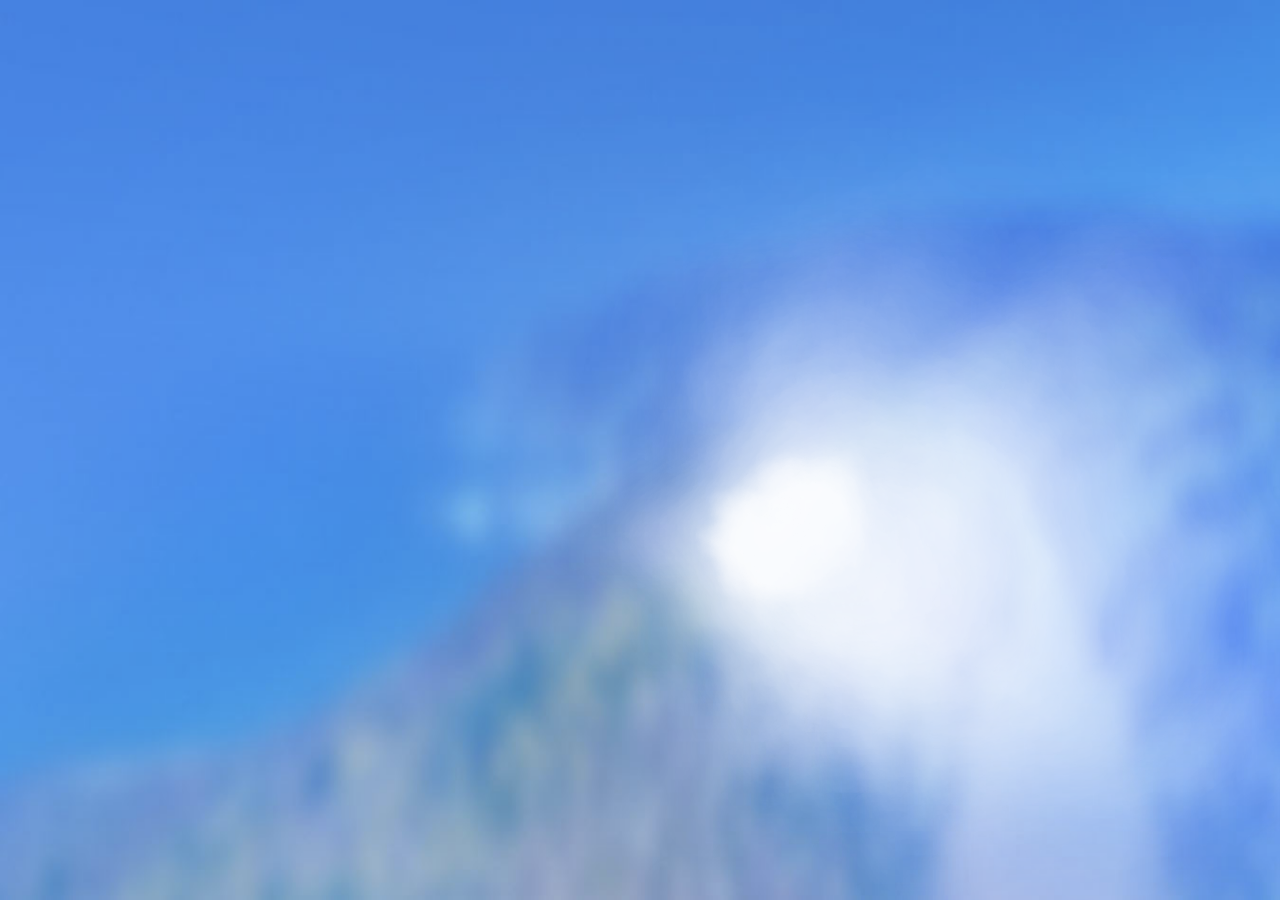
<file: cloud.html>
<html>
<head>
	<script type="text/javascript" src="./js/cloud.js"></script>
	<script type="text/javascript" src="./js/jquery-min.js"></script>
</head>
<body style="padding: 0px; margin: 0px;">
	<img onload="init()" src="./images/bg-1.jpg" id="background" width="100%" height="100%"/>
  <canvas id="tutorial"></canvas>
</body>
</html>
</file>
<file: css/menu.css>
#nav-toggle {
	position: absolute;
	top: 0px;
	left: 0px;
	padding: 0px;
	z-index: 999;
	text-decoration: none;
}

#menu {
	display: none;
	position: absolute;
	top: 0;
	right: 0;
	width: 190px;
	padding: 0px;
	margin: 0;
	list-style: none;
	background: #333;
	z-index: 10; /* Make sure the z-index is lower than the #page */
}

#menu a {
	display: block;
	color: #fff;
	padding: 15px 0;
	border-bottom: 1px solid rgba( 255, 255, 255, 0.05 );
}

/* Animations */

#page,
#menu,
.page {
	-webkit-backface-visibility: hidden;
	-webkit-perspective: 1000;
}

/* Hide the menu unless it's animating or visible */
.animating #menu,
.menu-visible #menu {
	display: block;
}

/***
* If the animating class is present then apply
* the CSS transition to #page over 250ms.
*/
.animating #page {
	transition: transform .25s ease-in-out;
	-webkit-transition: -webkit-transform .25s ease-in-out;
}

/***
* If the left class is present then transform
* the #page element 240px to the left.
*/	
.animating.left #page {
	transform: translate3d( -240px, 0, 0 );
	-webkit-transform: translate3d( -240px, 0, 0 );
}

/***
* If the right class is present then transform
* the #page element 240px to the right.
*/
.animating.right #page {
	transform: translate3d( 240px, 0, 0 );
	-webkit-transform: translate3d( 240px, 0, 0 );
}

/***
* If the menu-visible class is present then
* shift the #page 240px from the right edge
* via position: absolute to keep it in the 
* open position. When .animating, .left and
* .right classes are not present the CSS
* transform does not apply to #page.
*/
.menu-visible #page {
	right: 240px;
}
</file>
<file: css/other.css>
/* global */

@font-face { font-family: 'akkurat-light';src: url(../fonts/AkkuratStd-Light.eot);src: url(../fonts/AkkuratStd-Light.eot?#iefix) format('embedded-opentype'),url(../fonts/AkkuratStd-Light.woff) format('woff'),url(../fonts/AkkuratStd-Light.ttf) format('truetype'),url(../fonts/AkkuratStd-Light.svg#quartzregular) format('svg');font-weight: 400;font-style: normal; }

@font-face { font-family:'akkurat-bold';src:url(../fonts/AkkuratStd-Bold.eot);src:url(../fonts/AkkuratStd-Bold.eot?#iefix) format('embedded-opentype'),url(../fonts/AkkuratStd-Bold.ttf) format('truetype'),url(../fonts/AkkuratStd-Bold.svg#quartzregular) format('svg');font-weight:700;font-style:normal; }

@font-face { font-family:'akkurat-regular';src:url(../fonts/AkkuratStd-Regular.eot);src:url(../fonts/AkkuratStd-Regular.eot?#iefix) format('embedded-opentype'),url(../fonts/AkkuratStd-Regular.woff) format('woff'),url(../fonts/AkkuratStd-Regular.ttf) format('truetype'),url(../fonts/AkkuratStd-Regular.svg#quartzregular) format('svg');font-weight:400;font-style:normal; }

@font-face { font-family:'akkurat-italic';src:url(../fonts/AkkuratStd-Italic.eot);src:url(../fonts/AkkuratStd-Italic.eot?#iefix) format('embedded-opentype'),url(../fonts/AkkuratStd-Italic.woff) format('woff'),url(../fonts/AkkuratStd-Italic.ttf) format('truetype'),url(../fonts/AkkuratStd-Italic.svg#quartzregular) format('svg');font-weight:400;font-style:normal; }

html {
	font-family: "akkurat-regular";
	color: #909090;
}

body {
	font-family: "akkurat-regular";
	color: #909090;
	background: #333333;
}

h1, h2, h3, h4, h5 {
	font-family: "akkurat-bold";
	color: #000000;
}

p {
	font-family: "akkurat-regular";
}

body em {
	font-family: "akkurat-italic";
}

body strong {
	font-family: "akkurat-bold";
}

.maxwidth {
	max-width: 1024px;
}

.center {
	margin: 0 auto;
}

.text-center {
	align-text: center;
}

.clear {
	clear: both;
}

.no-display {
	display: none !important;
}

@media screen and (max-width: 991px) {
	.sm {
		display: none !important;
	}
}

@media screen and (max-width: 767px) {
	.xs {
		display: none !important;
	}
}

#main {
	margin-bottom: 0px;
	padding-bottom: 0px;
}

#page {
	display: block;
	/*position: relative; /* Set the position property so z-index will apply */
	/*z-index: 40; /* Make sure this is higher than #menu */
}

.other-page {
	background: #FFFFFF;
}

.container,
.container-fluid {
	background: transparent;
}



/* Header */


.header {
	height: 60px;
	color: #FFFFFF;
	text-align: center;
	padding-top: 7px;
	font-size: 16px;
}

/* Large Screens */

@media screen and (min-width: 636px) {
	.logo {
		background-image: url('../images/logo.png');
		background-size: cover;
		width: 100px;
		height: 45px;
		display: inline-block;
		float: left;
	}

	.logo-white {
		background-image: url('../images/Lark-logo.png');
		background-size: cover;
		width: 78px;
		height: 36px;
		display: inline-block;
		float: left;
	}

	.nav {
		display: inline-block;
		float: right;
		height: 45px;
		padding-top: 7px;
	}

	.mobile-nav {
		display: none;
	}

	.nav ul ul {
		display: none;
	}

	.nav ul li:hover > ul {
		display: block;
	}

	.nav ul {
		padding: 0px;
		list-style: none;
		position: relative;
		display: inline-block;
		text-align: left;
		index: 999;
	}

	.nav ul li {
		float: left;

	}

	.nav ul li a {
		padding: 5px 20px;
		display: block;
		color: #636564;
		text-decoration: none;
	}

	/* index */
	.homepage .nav ul li a {
		padding: 5px 20px;
		display: block;
		color: #FFFFFF;
		text-decoration: none;
	}

	.nav ul li:hover {

	}

	.nav ul li:hover a {
		color: #636564;
		text-decoration: none;
	}

	/* index */
	.homepage .nav ul li:hover a {
		color: #FFFFFF;
		text-decoration: none;
	}

	.nav ul li a:hover {
		color: #EC742A;
	}

	.homepage .nav ul li a:hover {
		color: #EC742A;
	}

	.nav ul li:hover > ul {
		margin: 0px;
		padding: 0px;
	}

	.nav ul li:hover > ul li {
		float: none;
		display: block;
	}

	.nav ul li:hover > ul li a {
		min-width: 300px;
		color: #636564;
		text-decoration: none;
	}

	/* index */
	.homepage .nav ul li:hover > ul li a {
		min-width: 300px;
		color: #FFFFFF;
		text-decoration: none;
	}

	.nav ul li:hover > ul li a:hover {
		color: #EC742A;
	}

	.nav ul li {
		position: relative;
	}

	.nav ul li ul {
		position: absolute;
		top: 26px;
		left: 0px;
	}

	.social {
		margin-top: -2px;
		height: 32px;
		width: 32px;
		padding: 0px !important;
	}

	.twitter {
		background-image: url('../images/twitter.png');
		background-size: 30px 30px;
		background-repeat: no-repeat;
		margin-right: 10px;
	}

	.twitter-text {
		display: none !important;
	}

	.facebook {
		background-image: url('../images/fb.png');
		background-size: 30px 30px;
		background-repeat: no-repeat;
	}

	.facebook-text {
		display: none !important;
	}

	.jumbotron h1 {
		padding: 60px 0px 30px 0px;
		text-align: center;
		color: #EC742A;
		font-family: "akkurat-light";
	}

	.mobile-phone {
		display: none !important;
	}

	#nav-toggle {
		display: none !important;
	}

	#nav-toggle span,
	#nav-toggle span:before,
	#nav-toggle span:after {
		display: none !important;
	}
	#nav-toggle span:before {
		display: none !important;
	}
	#nav-toggle span:after {
		display: none !important;
	}

	#nav-toggle span,
	#nav-toggle span:before,
	#nav-toggle span:after {
		display: none !important;
	}
}

/* Small Screens */

@media screen and (max-width: 635px) {
	.logo {
		background-image: url('../images/logo.png');
		background-size: cover;
		width: 100px;
		height: 45px;
		display: block;
		margin: 0 auto;
		z-index: 800;
	}

	.logo-white {
		background-image: url('../images/Lark-logo.png');
		background-size: cover;
		width: 78px;
		height: 36px;
		display: block;
		margin: 0 auto;
	}

	.nav {
		display: none !important;
	}

	.twitter {
		background-image: none;
	}

	.twitter-text {

	}

	.facebook {
		background-image: none;
	}

	.facebook-text {

	}

	.jumbotron h1 {
		padding: 30px 0px 0px 0px;
		text-align: center;
		color: #EC742A;
		font-family: "akkurat-light";
	}

	.appstore {
		padding: 30px 0px 10px 0px;
	}

	.iphone-center video {
		display: none;
	}

	.mobile-phone {
		background-image: url('../images/get_fitter.png');
		background-size: cover;
		width: 300px;
		height: 576px;
	}

	#nav-toggle {
		cursor: pointer;
		padding: 30px 60px 30px 20px;
		z-index: 999;
	}

	#nav-toggle span,
	#nav-toggle span:before,
	#nav-toggle span:after {
		cursor: pointer;
		border-radius: 1px;
		height: 5px;
		width: 35px;
		background: #EC742A;
		position: absolute;
		display: block;
		content: '';
	}
	#nav-toggle span:before {
		top: -10px;
	}
	#nav-toggle span:after {
		bottom: -10px;
	}

	#nav-toggle span,
	#nav-toggle span:before,
	#nav-toggle span:after {
		transition: all 500ms ease-in-out;
	}
}



/* Footer */

#footer {
	background-color: #EC742A;
	height: 60px;
}

.footer-style {
	height: 60px;
	color: #FFFFFF;
	text-align: center;
	padding-top: 22px;
	font-size: 14px;
}



/* Lark Health Committee */

.description-row {
	padding: 30px 0px 0px 0px;
}

.description {
	border-bottom: 1px solid #D9D9D9;
	padding-bottom: 30px;
}

.description h1 {

}

.description p {
	padding: 0px;
	margin: 0px;
	color: #626262;
}

.members {
	padding: 30px 0px 15px 0px;
}

.member-image {
	text-align: center;
}

.member-description {
	text-align: left;
	margin: 0 auto;
	max-width: 260px;
	color: #000000;
}

.member-name {
	color: #EC742A;
	font-size: 14px;
	font-style: bold;
	padding-top: 10px;
	padding-bottom: 0px;
	margin: 0px;
}

.member-title {
	color: #000000;
	font-size: 12px;
	font-weight: bold;
	font-style: italic;
}

.member-bio {
	color: #D9D9D9;
	font-size: 12px;
	padding-bottom: 20px;
	padding-bottom: 20px;
	color: #626262;
}



/* Lark for iPhone */

.jumbotron {
	margin-top: 0px;
	padding-top: 0px;
}

.gradient-background {
	background-image: radial-gradient(circle at top right, #C9F8FD, #FFFFFF 60%);
}

.float_center {
	float: right;
	position: relative;
	left: -50%;
	text-align: left;
	margin: 0px;
	padding: 0px;
}

.float_center > .child {
	position: relative;
	left: 50%;
}

.float_center ul {
  list-style-type: none;
  margin: 0;
  padding: 10px 0;
}

.float_center ul li {
  float: left;
  list-style-type: none;
  margin: 0 6px;
}

.iphone {

}

.iphone-left {
	background-image: url('../images/sleep_better.png');
	background-size: cover;
	width: 250px;
	height: 480px;
	position: relative;
	top: 50px;
}

.iphone-center {
	background-image: url('../images/empty_iphone.png');
	background-size: cover;
	width: 300px;
	height: 576px;
}

.iphone-right {
	background-image: url('../images/get_fitter.png');
	background-size: cover;
	width: 250px;
	height: 480px;
	position: relative;
	top: 50px;
}

.features {
	border-top: 1px solid #D9D9D9;
	padding-bottom: 30px;
}

.features h2 {
	color: #EC742A;
}

.features h3 {

}

.features p {
	margin-bottom: 10px;
}

.attribution p {
	font-size: 10px;
	padding-top: 30px;
}



/* Lark Press */

.press-row {
	padding: 30px 0px 0px 0px;
}

.press {
	border-bottom: 1px solid #D9D9D9;
	padding-bottom: 30px;
}

.presses {
	padding: 60px 0px 15px 0px;
}

.press-image {
	text-align: center;
}

.press-image a {
	text-decoration: none;
}

.press-description {
	text-align: left;
	margin: 0 auto;
	padding-top: 10px;
	max-width: 260px;
	color: #000000;
}

.quote {
	font-family: "akkurat-bold";
}

.no-quote {
	display: none !important;
}

.link {
	color: #EC742A;
}

.press-kit,
.press-kit:link {
	font-family: "akkurat-bold";
	text-decoration: none;
	color: #FFFFFF;
	background-color: #EC742A;
	padding: 15px 20px;
	-webkit-border-radius: 5px;
	-moz-border-radius: 5px;
	border-radius: 5px;
	display: inline-block;
}

.press-kit:hover,
.press-kit:visited,
.press-kit:active {
	font-family: "akkurat-bold";
	text-decoration: none;
	color: #FFFFFF;
	background-color: #FFBF00;
	padding: 15px 20px;
	-webkit-border-radius: 5px;
	-moz-border-radius: 5px;
	border-radius: 5px;
	box-shadow: inset 0px 0px 4px #D9D9D9;
	display: inline-block;
}

.presses-kit {
	padding: 30px 0px 200px 0px;
}

.presses-kit p {
	padding-top: 20px;
}




/* iPhone Redirect */

.page {
	background-image: url('../images/bg-4.jpg') !important;
	background-repeat: no-repeat;
	background-size: cover;
	position: relative; /* Set the position property so z-index will apply */
	z-index: 20; /* Make sure this is higher than #menu */
	height: 100%;
}

.redirect-header {
	width: 100%;
	padding-top: 12px;
	display: block;
}

.redirect-header a {
	width: 78px;
	height: 36px;
	background-image: url('../images/Lark-logo.png');
	repeat: no-repeat;
	background-size: cover;
	margin: 0 auto;
	display: block;
	text-decoration: none;
}

.redirect-table {
	display: table;
	width: 100%;
	height: 80%;
}

.redirect-row {
	display: table-row;
	text-align: center;
}

.redirect-cell {
	display: table-cell;
	vertical-align: middle;
}

.icon-cell {
	padding-bottom: 10%;
	vertical-align: bottom;
}

.phrase-cell {
	height: 15%;
}

.appstore-cell {
	vertical-align: top;
}

.redirect-icon {
	background-image: url('../images/lark_avatar.png');
	background-size: cover;
	width: 40px;
	height: 40px;
	display: inline-block;
}

.redirect-phrase {
	color: #FFFFFF;
	font-size: 1.5em;
	display: inline-block;
}

.appstore-cell a,
.appstore-li a {
	/* display and overflow disabled for flow in table with convo*/
	display: inline-block;
	overflow: hidden;
	background: url('https://linkmaker.itunes.apple.com/htmlResources/assets/en_us//images/web/linkmaker/badge_appstore-lrg.png') no-repeat;
	width: 135px;
	height: 40px;
}



/* Index */

.appstore-li {
	margin: 0px 0px 80px 0px;
}

.samsung-li {
	margin: 0px 0px 80px 0px;
}

.homepage {
	padding: 10px 20px;
	position: relative;
	z-index: 900;
}

.prompt a {
	display: inline-block;
	overflow: hidden;
	background: url('https://linkmaker.itunes.apple.com/htmlResources/assets/en_us//images/web/linkmaker/badge_appstore-lrg.png') no-repeat;
	width: 135px;
	height: 40px;
	margin-left: 30%;
}
</file>
<file: css/styles.css>
body {
	font-family: 'akkurat-light',Helvetica,Arial,sans-serif;
	font-size: 16px;
	line-height: 1.15;
}

p {
	font-family: 'akkurat-light';
}

.main {
	/*position: absolute;*/
	display: block;
	position: relative;
	top: 0%;
	left: 0px;
	width: 100%;
	height: 100%;
	margin: 0;
	background-repeat: no-repeat;
	background-position: center center;
	background-size: cover;
	background-image: url('../images/bg-1.jpg');
}


.outer-most {
	position: relative;
	margin-left: auto;
	margin-right: auto;
}

.outer {
	display: table;
	position: absolute;
	height: 100%;
	width: 75%;
	margin-left: auto;
	margin-right: auto;
        z-index: 10
}

.middle {
	display: table-cell;
	vertical-align: middle;
	width: 100%;
	margin: 0;
	padding: 0;
}


.inner {
	margin-left: auto;
	margin-right: auto;
	/*width: 75%;*/
	/*margin-top: -15%;*/
	/*position: relative;*/
	/*position: absolute;*/	/*for centering disable this*/
	/*visibility: hidden;*/ /* display: none */
}

.prompt-msg {
	visibility: hidden;
	position: absolute;
	width: 75%;
	margin-top: -13%;
	display: inline-block;
}

.active {
	
}

.lark-icon {
	visibility: hidden;
	background-image: url('../images/lark_avatar.png');
	background-size: cover;
	display: inline-block;
	vertical-align: top;
	z-index: 20;
	width: 64px;
	height: 64px;
	/*margin: 0 auto;*/
	margin-left: 0px;
	margin-top: 10px;
}

.lark-first {
	position: relative;
}

.lark-second {
	position: relative;
}

.prompt-first {
	position: relative;
}

.prompt-second {
	position: relative;
}

.div-div {
	visibility: hidden;
	display: block;
	position: relative;
}


@keyframes bounce {
	0% {
		transform:translateY(-100%);
		opacity: 0;
	}
	
	5% {
		transform:translateY(-100%);
		opacity: 0;
	}
	
	15% {
		transform:translateY(0);
		padding-bottom: 5px;
	}
	
	30% {
		transform:translateY(-50%);
	}
}

#email-form {
	position: relative !important;
}

.email-form-buttons {
	position: relative;
	width: 100%;
}

.convo-btns {
	position: absolute;
	width: 100%;
	margin-top: 6%;
	margin-left: auto;
	margin-right: auto;
	text-align: center;
	visibility: hidden;
}

.hidden {
	display: none;
}

.prompt {
	width: 90%;
	padding-left: 5%;
	color: #FFF;
	font-size: 2.7em;
	display: inline-block;
}

.first-button {
	margin-right: 15%;
}

.flat-button {
	display: inline-block;
	position: relative;
	vertical-align: top;
	width: 35%;
	/* height: 60px; */
	padding: 20px 0px;
	font-family: 'akkurat-bold';
	font-size: 1.5em;
	color: #FF820B;
	text-align: center;
	background: #FFF;
	border: 0;
	cursor: pointer;
	transform: translateZ(0px);
	transition-duration: 0.3s;
	transition-property: transform;
	-webkit-border-radius: 20px 0px 20px 0px;
	-moz-border-radius: 20px 0px 20px 0px;
	border-radius: 20px 0px 20px 0px;
	-webkit-background-clip: padding-box;
	-moz-background-clip: padding-box;
	background-clip: padding-box;
}

.flat-button:active {
	top: 1px;
	outline: none;
	-webkit-box-shadow: none;
	box-shadow: none;
}

.flat-button:hover,
.flat-button:focus,
.flat-button:active {
	transform: scale(1.1);
}

.flat-button:hover:before,
.flat-button:focus:before,
.flat-button:active:before {
	opacity: 1;
	transform: translateY(5px);
}

._input {
	background-color: transparent;
	display: inline-block;
	position: relative;
	width: 45%;
	/* height: 60px; */
	font-family: 'akkurat-bold';
	font-size: 1.5em;
	margin: 0px auto;
	padding: 14px 10px;
	border: 1px solid #FFF;
	border-radius: 5px;
	line-height: 1.38;
	color: #FFFFFF;
}

#submit-email {
	border: 1px solid #FFFFFF;
	border-radius: 5px;
	line-height: 1.38;
	background-color: #FFFFFF;
	width: 60px;
	padding: 14px 10px;
	margin-left: 2%;
	margin-right: 0px !important;
}

.menu-btn span {
	display: block;
	width: 19px;
	height: 3px;
	margin: 4px 0;
	background: rgb(0,0,0);
	z-index: 99;
}

/*
.opacity {
	opacity: 0.2;
}
*/

#index-footer {
	width: 100%;
	display: table-cell;
	vertical-align: middle;
	/*position: absolute;   flow w/ msg now*/
	bottom: 0;
	height: auto;
	z-index: 700;
}

@media(min-width: 1795px) {
	.prompt-msg {
		margin-top: -10%;
	}
	
	.prompt {
		width: 95%;
	}
}

@media(max-width: 1400px) {
	.prompt {
		font-size: 2.2em;
	}
	
	.lark-icon {
		width: 52px;
		height: 52px;
		margin-top: 6px;
	}
	
	.flat-button {
		padding: 15px 5px;
		font-size: 1.3em;
	}
	
	._input,
	#submit-email {
		padding: 14px 10px;
		font-size: 1.3em;
	}
}

@media(max-width: 1200px) {
	.inner {
		/* width: 48%; */
	}

	.flat-button {
		padding: 13px 5px;
		/* height: 45px; */
		font-size: 1.2em;
	}

	._input,
	#submit-email {
		padding: 13px 8px;
		fint-size: 1.2em;
	}
	
	.prompt-msg {
		margin-top: -15%;
	}
}

@media(max-width: 1000px) {
	.prompt {
		font-size: 1.5em;
	}
	
	.lark-icon {
		width: 36px;
		height: 36px;
		margin-top: 5px;
	}
	
	.flat-button {
		padding: 10px 5px;
		font-size: 1em;
	}
	
	._input,
	#submit-email {
		padding: 10px 5px;
		font-size: 1em;
	}
}

@media(max-width: 790px) {
	.email-btn {
		margin-top: 10% !important;
	}
	
	.prompt-msg {
		margin-top: -20%;
	}
}

@media(max-width: 660px) {
	.prompt {
		width: 86%;
	}
	
	.prompt-msg {
		margin-top: -30%;
	}
}

@media(max-width: 570px) {
	.prompt-msg {
		margin-top: -37%;
	}
}

#cloudy {
	height: 100%;
	width: 100%;
	position: absolute;
	z-index: 8;
	top: 30%;
	background-image: url('../images/clouds.png');
	background-repeat: repeat-x;
	background-position: 0px 0px;
	opacity: 0.5;
	-webkit-animation: moveclouds 150s linear infinite;
	-moz-animation: moveclouds 150s linear infinite;
	-o-animation: moveclouds 150s linear infinite;
}

#cloudy2 {
	height: 100%;
	width: 100%;
	position: absolute;
	z-index: 5;
	top: 20%;
	background-image: url('../images/clouds.png');
	background-repeat: repeat-x;
	background-position: 0px 0px;
	opacity: 0.5;
	-webkit-animation: movecloudss 100s linear infinite;
	-moz-animation: movecloudss 100s linear infinite;
	-o-animation: movecloudss 100s linear infinite;
	animation: movecloudss 100s linear infinite;
}

@-webkit-keyframes moveclouds {
	0% {margin-left: 60%;}
	100% {margin-left: -100%;}
}

@-moz-keyframes moveclouds {
	0% {margin-left: 60%;}
	100% {margin-left: -100%;}
}

@-o-keyframes moveclouds {
	0% {margin-left: 60%;}
	100% {margin-left: -100%;}
}

@-webkit-keyframes movecloudss {
	0% {margin-left: 50%;}
	100% {margin-left: -100%;}
}

@-moz-keyframes movecloudss {
	0% {margin-left: 50%;}
	100% {margin-left: -100%;}
}

@-o-keyframes movecloudss {
	0% {margin-left: 50%;}
	100% {margin-left: -100%;}
}

.page2 {
	background-image: url('../images/bg.jpg') !important;
	background-repeat: no-repeat;
	background-size: cover;
	position: relative; /* Set the position property so z-index will apply */
	z-index: 20; /* Make sure this is higher than #menu */
	height: 100%;
	-webkit-animation: lightenup 30s infinite;
	-moz-animation: lightenup 30s infinite;
	-o-animation: lightenup 30s infinite;
	animation: lightenup 30s infinite;
}

@-webkit-keyframes lightenup {
	0% {opacity: 0.4;}
	100% {opacity: 1;}
}

@-moz-keyframes lightenup {
	0% {opacity: 0.4;}
	100% {opacity: 1;}
}

@-o-keyframes lightenup {
	0% {opacity: 0.4;}
	100% {opacity: 1;}
}

#sunshine {
	height: 10000px;
	width: 100%;
	position: absolute;
	z-index: 7;
    background: -webkit-radial-gradient(circle,yellow,blue); /* Safari 5.1 to 6.0 */
    background: -o-radial-gradient(circle,yellow,blue); /* For Opera 11.6 to 12.0 */
    background: -moz-radial-gradient(circle,yellow,blue); /* For Firefox 3.6 to 15 */
    background: radial-gradient(circle,yellow,blue); /* Standard syntax (must be last) */
	opacity: 0.5;
	overflow: hidden;
	-webkit-animation: sunrise 30s linear infinite;
	-moz-animation: sunrise 30s linear infinite;
	-o-animation: sunrise 30s linear infinite;
	animation: sunrise 30s linear infinite;
}

@-webkit-keyframes sunrise {
	0% {margin-top: 0px}
	100% {margin-top: -4000px}
}

@-moz-keyframes sunrise {
	0% {margin-top: 0px}
	100% {margin-top: -4000px}
}

@-o-keyframes sunrise {
	0% {margin-top: 0px}
	100% {margin-top: -4000px}
}
</file>
<file: css/onepage-scroll.css>
body,
html {
	margin: 0;
	overflow: hidden;
	-webkit-transition: opacity 400ms;
	-moz-transition: opacity 400ms;
	transition: opacity 400ms;
}

body,
.onepage-wrapper,
html {
	display: block;
	position: static;
	padding: 0;
	width: 100%;
	height: 100%;
}

.onepage-wrapper {
	width: 100%;
	height: 100%;
	display: block;
	position: relative;
	padding: 0;
	-webkit-transform-style: preserve-3d;
}

.onepage-wrapper .section {
	width: 100%;
	height: 100%;
}

.onepage-pagination {
	position: absolute;
	right: 10px;
	top: 50%;
	z-index: 5;
	list-style: none;
	margin: 0;
	padding: 0;
}

.onepage-pagination li {
	padding: 0;
	text-align: center;
}

.onepage-pagination li a{
	padding: 10px;
	width: 4px;
	height: 4px;
	display: block;
  
}

.onepage-pagination li a:before{
	content: '';
	position: absolute;
	width: 4px;
	height: 4px;
	background: rgba(0,0,0,0.85);
	border-radius: 10px;
	-webkit-border-radius: 10px;
	-moz-border-radius: 10px;
}

.onepage-pagination li a.active:before{
	width: 10px;
	height: 10px;
	background: none;
	border: 1px solid black;
	margin-top: -4px;
	left: 8px;
}

.disabled-onepage-scroll,
.disabled-onepage-scroll .wrapper {
	overflow: auto;
}

.disabled-onepage-scroll .onepage-wrapper .section {
	position: relative !important;
	top: auto !important;
	left: auto !important;
}

.disabled-onepage-scroll .onepage-wrapper {
	-webkit-transform: none !important;
	-moz-transform: none !important;
	transform: none !important;
	-ms-transform: none !important;
	min-height: 100%;
}


.disabled-onepage-scroll .onepage-pagination {
	display: none;
}

body.disabled-onepage-scroll, .disabled-onepage-scroll .onepage-wrapper, html {
	position: inherit;
}
</file>
<file: css/standardize.css>
/*! normalize.css v2.1.0 | MIT License | git.io/normalize */

/* ==========================================================================
   HTML5 display definitions
   ========================================================================== */

/**
 * Correct `block` display not defined in IE 8/9.
 */

article,
aside,
details,
figcaption,
figure,
footer,
header,
hgroup,
main,
nav,
section,
summary {
    display: block;
}

/**
 * Correct `inline-block` display not defined in IE 8/9.
 */

audio,
canvas,
video {
    display: inline-block;
}

/**
 * Prevent modern browsers from displaying `audio` without controls.
 * Remove excess height in iOS 5 devices.
 */

audio:not([controls]) {
    display: none;
    height: 0;
}

/**
 * Address styling not present in IE 8/9.
 */

[hidden] {
    display: none;
}

/* ==========================================================================
   Base
   ========================================================================== */

/**
 * 1. Set default font family to sans-serif.
 * 2. Prevent iOS text size adjust after orientation change, without disabling
 *    user zoom.
 * 3. Ensure that the HTML is always 100% height. This fixed body height issues in Chrome for example.
 */

html {
    font-family: sans-serif; /* 1 */
    -webkit-text-size-adjust: 100%; /* 2 */
    -ms-text-size-adjust: 100%; /* 2 */
    min-height: 100%;
}

/**
 * Remove default margin.
 */

body {
    margin: 0;
}

/* ==========================================================================
   Links
   ========================================================================== */

/**
 * Address `outline` inconsistency between Chrome and other browsers.
 */

a:focus {
    outline: thin dotted;
}

/**
 * Improve readability when focused and also mouse hovered in all browsers.
 */

a:active,
a:hover {
    outline: 0;
}

/* ==========================================================================
   Typography
   ========================================================================== */

/**
 * Address variable `h1` font-size and margin within `section` and `article`
 * contexts in Firefox 4+, Safari 5, and Chrome.
 */

h1 {
    font-size: 2em;
    margin: 0.67em 0;
}

/**
 * Address styling not present in IE 8/9, Safari 5, and Chrome.
 */

abbr[title] {
    border-bottom: 1px dotted;
}

/**
 * Address style set to `bolder` in Firefox 4+, Safari 5, and Chrome.
 */

b,
strong {
    font-weight: bold;
}

/**
 * Address styling not present in Safari 5 and Chrome.
 */

dfn {
    font-style: italic;
}

/**
 * Address differences between Firefox and other browsers.
 */

hr {
    -moz-box-sizing: content-box;
    box-sizing: content-box;
    height: 0;
}

/**
 * Address styling not present in IE 8/9.
 */

mark {
    background: #ff0;
    color: #000;
}

/**
 * Correct font family set oddly in Safari 5 and Chrome.
 */

code,
kbd,
pre,
samp {
    font-family: monospace, serif;
    font-size: 1em;
}

/**
 * Improve readability of pre-formatted text in all browsers.
 */

pre {
    white-space: pre-wrap;
}

/**
 * Set consistent quote types.
 */

q {
    quotes: "\201C" "\201D" "\2018" "\2019";
}

/**
 * Address inconsistent and variable font size in all browsers.
 */

small {
    font-size: 80%;
}

/**
 * Prevent `sub` and `sup` affecting `line-height` in all browsers.
 */

sub,
sup {
    font-size: 75%;
    line-height: 0;
    position: relative;
    vertical-align: baseline;
}

sup {
    top: -0.5em;
}

sub {
    bottom: -0.25em;
}

/* ==========================================================================
   Embedded content
   ========================================================================== */

/**
 * Remove border when inside `a` element in IE 8/9.
 */

img {
    border: 0;
}

/**
 * Correct overflow displayed oddly in IE 9.
 */

svg:not(:root) {
    overflow: hidden;
}

/* ==========================================================================
   Figures
   ========================================================================== */

/**
 * Address margin not present in IE 8/9 and Safari 5.
 */

figure {
    margin: 0;
}

/* ==========================================================================
   Forms
   ========================================================================== */

/**
 * Define consistent border, margin, and padding.
 */
fieldset {
    margin: 0 2px;
    padding: 0.35em 0.625em 0.75em;
}

/**
 * 1. Correct `color` not being inherited in IE 8/9.
 * 2. Remove padding so people aren't caught out if they zero out fieldsets.
 */

legend {
    border: 0; /* 1 */
    padding: 0; /* 2 */
}

/**
 * 1. Correct font family not being inherited in all browsers.
 * 2. Correct font size not being inherited in all browsers.
 * 3. Address margins set differently in Firefox 4+, Safari 5, and Chrome.
 */

button,
input,
select,
textarea {
    font-family: inherit; /* 1 */
    font-size: 100%; /* 2 */
    font-weight: inherit; /* 1 */
    margin: 0; /* 3 */
    padding: 0;
}

/**
 * Remove the default button background color that browsers set
 */

button {
    background: transparent;
}

/**
 * Address Firefox 4+ setting `line-height` on `input` using `!important` in
 * the UA stylesheet.
 */

button,
input {
    line-height: normal;
}

/**
 * Address inconsistent `text-transform` inheritance for `button` and `select`.
 * All other form control elements do not inherit `text-transform` values.
 * Correct `button` style inheritance in Chrome, Safari 5+, and IE 8+.
 * Correct `select` style inheritance in Firefox 4+ and Opera.
 */

button,
select {
    text-transform: none;
}

/**
 * Make sure selects don't get the default browser styles.
 */
select {
  -webkit-appearance: none;
}


/**
 * 1. Avoid the WebKit bug in Android 4.0.* where (2) destroys native `audio`
 *    and `video` controls.
 * 2. Correct inability to style clickable `input` types in iOS.
 * 3. Improve usability and consistency of cursor style between image-type
 *    `input` and others.
 */

button,
html input[type="button"], /* 1 */
input[type="reset"],
input[type="submit"] {
    -webkit-appearance: button; /* 2 */
    cursor: pointer; /* 3 */
}

/**
 * Re-set default cursor for disabled elements.
 */

button[disabled],
html input[disabled] {
    cursor: default;
}

/**
 * 1. Address box sizing set to `content-box` in IE 8/9.
 * 2. Remove excess padding in IE 8/9.
 */

input[type="checkbox"],
input[type="radio"] {
    box-sizing: border-box; /* 1 */
    padding: 0; /* 2 */
}

/**
 * 1. Address `appearance` set to `searchfield` in Safari 5 and Chrome.
 * 2. Address `box-sizing` set to `border-box` in Safari 5 and Chrome
 *    (include `-moz` to future-proof).
 */

input[type="search"] {
    -webkit-appearance: textfield; /* 1 */
    -moz-box-sizing: content-box;
    -webkit-box-sizing: content-box; /* 2 */
    box-sizing: content-box;
}

/**
 * Remove inner padding and search cancel button in Safari 5 and Chrome
 * on OS X.
 */

input[type="search"]::-webkit-search-cancel-button,
input[type="search"]::-webkit-search-decoration {
    -webkit-appearance: none;
}

/**
 * Remove inner padding and border in Firefox 4+.
 */

button::-moz-focus-inner,
input::-moz-focus-inner {
    border: 0;
    padding: 0;
}

/**
 * 1. Remove default vertical scrollbar in IE 8/9.
 * 2. Improve readability and alignment in all browsers.
 * 3. Disable resizing by default.
 */

textarea {
    overflow: auto; /* 1 */
    vertical-align: top; /* 2 */
    resize: none; /* 3 */
}

/* ==========================================================================
   Tables
   ========================================================================== */

/**
 * Remove most spacing between table cells.
 */

table {
    border-collapse: collapse;
    border-spacing: 0;
}



html, body, div, span, applet, object, iframe,
h1, h2, h3, h4, h5, h6, p, blockquote, pre,
a, abbr, acronym, address, big, cite, code,
del, dfn, em, font, img, ins, kbd, q, s, samp,
small, strike, strong, sub, sup, tt, var,
dl, dt, dd, ol, ul, li,
fieldset, form, label, legend,
table, caption, tbody, tfoot, thead, tr, th, td {
  margin: 0;
  padding: 0;
  border: 0;
  outline: 0;
  font-weight: inherit;
  font-style: inherit;
  font-size: 100%;
  font-family: inherit;
  vertical-align: baseline;
}
/* remember to define focus styles! */
:focus {
  outline: 0;
}
body {
  line-height: 1;
  color: black;
  background: white;
}
ol, ul, li {
  list-style: none;
}
/* tables still need 'cellspacing="0"' in the markup */
table {
  border-collapse: separate;
  border-spacing: 0;
}
caption, th, td {
  text-align: left;
  font-weight: normal;
}
blockquote:before, blockquote:after,
q:before, q:after {
  content: "";
}
blockquote, q {
  quotes: "" "";
}
a,
a:hover,
a:visited {
  text-decoration: none;
}
button,
input,
fieldset,
textarea,
select {
  font-size: inherit;
  color: inherit;
  border: none;
}
img {
  width: 100%;
  height: auto;
}
.clearfix:before, .clearfix:after { content: ""; display: table; }
.clearfix:after { clear: both; }
.clearfix { *zoom: 1; }

* {
  -moz-box-sizing: border-box;
  box-sizing: border-box;
}
</file>
